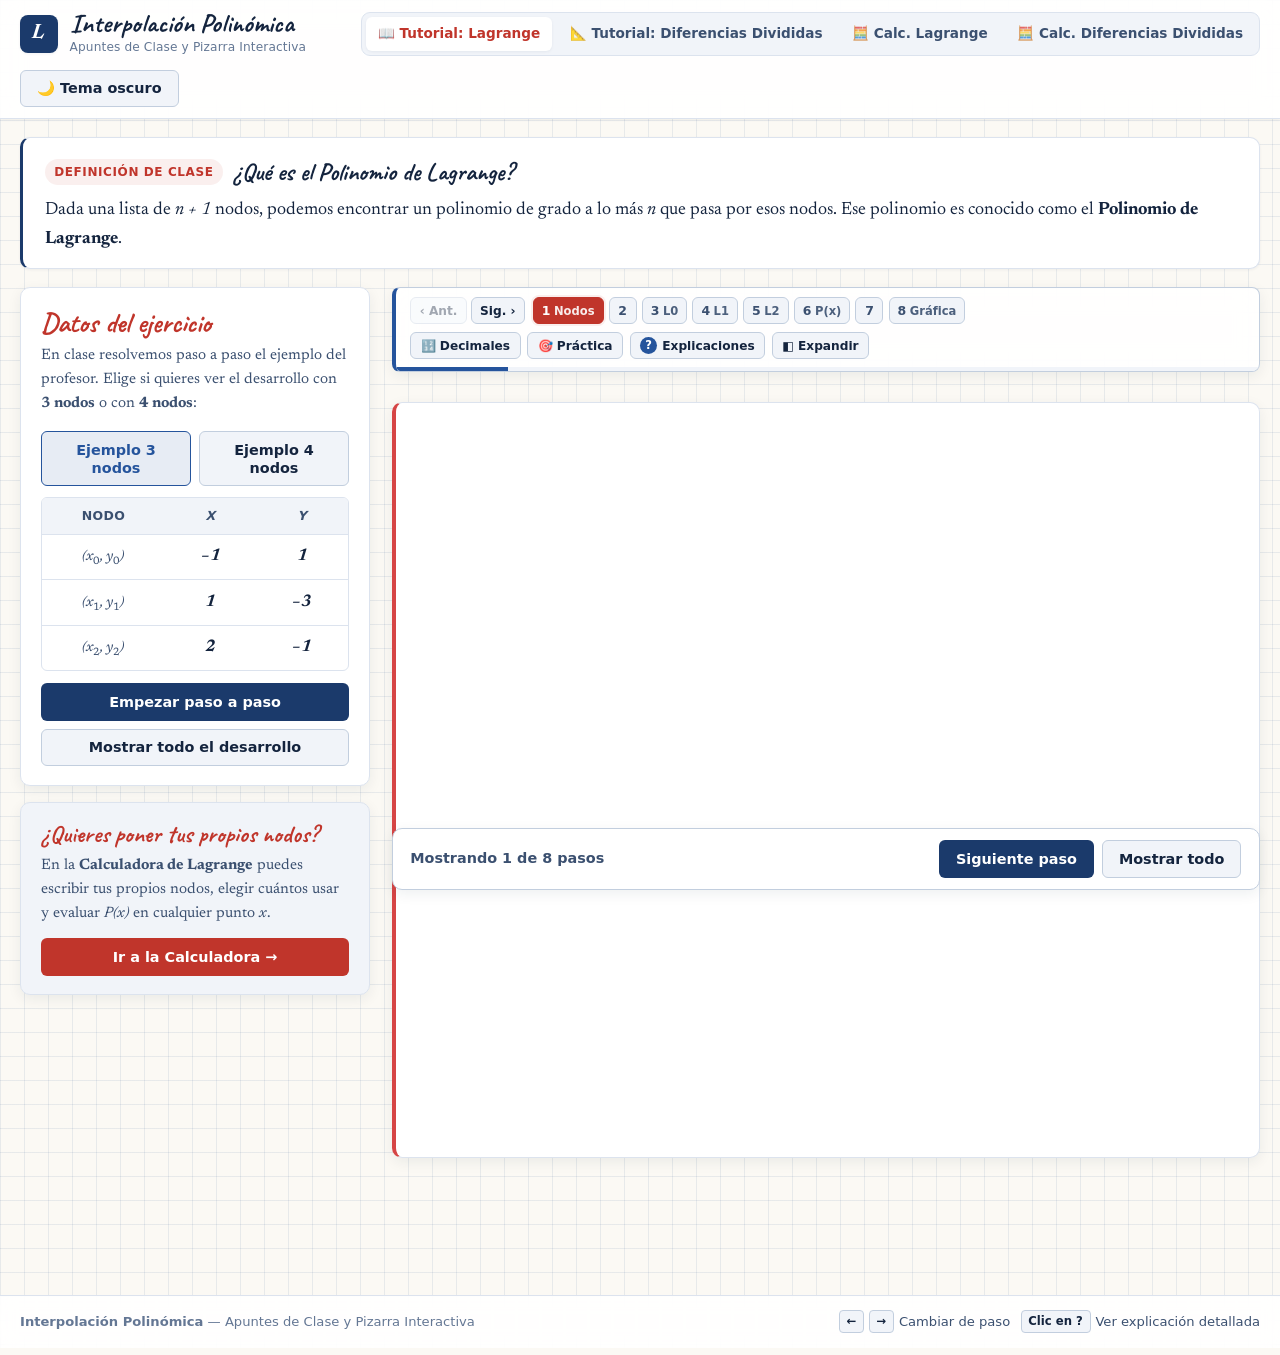
<file: index.html>
<!DOCTYPE html>
<html lang="es">
<head>
  <meta charset="UTF-8">
  <meta name="viewport" content="width=device-width, initial-scale=1.0, viewport-fit=cover">
  <title>Polinomio de Lagrange — Clase del Profesor (Tutorial Paso a Paso)</title>
  <meta name="description" content="Tutorial interactivo paso a paso del Polinomio de Lagrange y Método de Diferencias Divididas con aritmética racional exacta y pizarra visual.">
  <meta property="og:title" content="Interpolación Polinómica — Pizarra Interactiva Paso a Paso">
  <meta property="og:description" content="Aprende y calcula el Polinomio de Lagrange y Diferencias Divididas paso a paso con explicaciones de pizarra.">
  <link rel="icon" type="image/svg+xml" href="data:image/svg+xml,%3Csvg xmlns='http://www.w3.org/2000/svg' viewBox='0 0 64 64'%3E%3Crect width='64' height='64' rx='14' fill='%231b3a6b'/%3E%3Ctext x='32' y='46' font-family='Georgia,serif' font-size='42' font-weight='bold' font-style='italic' fill='%23ffffff' text-anchor='middle'%3EL%3C/text%3E%3C/svg%3E">
  <link rel="preconnect" href="https://fonts.googleapis.com">
  <link rel="preconnect" href="https://fonts.gstatic.com" crossorigin>
  <link href="https://fonts.googleapis.com/css2?family=Caveat:wght@600;700&family=Newsreader:ital,opsz,wght@0,6..72,400;0,6..72,600;0,6..72,700;1,6..72,400;1,6..72,600&display=swap" rel="stylesheet">
  <link rel="stylesheet" href="styles.css?v=19">
</head>
<body>
  <!-- Barra de navegación superior profesional -->
  <header class="top-navbar">
    <div class="navbar-inner">
      <a href="index.html" class="brand-group">
        <span class="brand-symbol">L</span>
        <div class="brand-text-wrap">
          <span class="brand-title">Interpolación Polinómica</span>
          <span class="brand-subtitle">Apuntes de Clase y Pizarra Interactiva</span>
        </div>
      </a>

      <nav class="nav-links" aria-label="Navegación principal">
        <a href="index.html" class="nav-link active" aria-current="page">
          📖 Tutorial: Lagrange
        </a>
        <a href="diferencias.html" class="nav-link">
          📐 Tutorial: Diferencias Divididas
        </a>
        <a href="calculadora.html" class="nav-link">
          🧮 Calc. Lagrange
        </a>
        <a href="calculadora-diferencias.html" class="nav-link">
          🧮 Calc. Diferencias Divididas
        </a>
      </nav>

      <div class="navbar-actions">
        <button type="button" id="theme-toggle-btn" class="btn btn-secondary" aria-label="Cambiar tema de color">
          Alternar tema
        </button>
      </div>
    </div>
  </header>

  <div class="main-wrapper">
    <!-- 1. Definición (siempre visible al inicio) -->
    <section class="definition-banner" aria-labelledby="def-heading">
      <div class="definition-Header">
        <span class="prof-badge">Definición de clase</span>
        <h1 id="def-heading" class="definition-title">¿Qué es el Polinomio de Lagrange?</h1>
      </div>
      <p class="definition-text">Dada una lista de <span class="math-inline">n + 1</span> nodos, podemos encontrar un polinomio de grado a lo más <span class="math-inline">n</span> que pasa por esos nodos. Ese polinomio es conocido como el <strong>Polinomio de Lagrange</strong>.</p>
    </section>

    <div class="workspace-layout">
      <!-- Panel lateral izquierdo: Datos del ejemplo del profesor -->
      <aside class="workspace-sidebar">
        <section class="notebook-card" aria-labelledby="input-heading">
          <h2 id="input-heading" class="card-title">Datos del ejercicio</h2>
          <p class="card-subtitle">
            En clase resolvemos paso a paso el ejemplo del profesor. Elige si quieres ver el desarrollo con <strong>3 nodos</strong> o con <strong>4 nodos</strong>:
          </p>

          <div class="btn-row" style="margin-top: 0; margin-bottom: 0.65rem;">
            <button type="button" id="teacher-3-btn" class="btn btn-secondary btn-example-select is-selected" aria-pressed="true" style="flex: 1;">
              Ejemplo 3 nodos
            </button>
            <button type="button" id="teacher-4-btn" class="btn btn-secondary btn-example-select" aria-pressed="false" style="flex: 1;">
              Ejemplo 4 nodos
            </button>
          </div>

          <div class="table-wrapper">
            <table class="nodes-input-table" aria-label="Tabla de nodos del ejemplo">
              <thead>
                <tr>
                  <th scope="col">Nodo</th>
                  <th scope="col"><span class="math-inline">x</span></th>
                  <th scope="col"><span class="math-inline">y</span></th>
                </tr>
              </thead>
              <tbody id="nodes-tbody"></tbody>
            </table>
          </div>

          <div class="btn-stack">
            <button type="button" id="start-steps-btn" class="btn btn-primary">Empezar paso a paso</button>
            <button type="button" id="show-all-top-btn" class="btn btn-secondary">Mostrar todo el desarrollo</button>
          </div>
        </section>

        <!-- Acceso directo a la página de Calculadora -->
        <section class="notebook-card" style="background-color: var(--bg-subtle);">
          <h2 class="card-title" style="font-size: 1.5rem;">¿Quieres poner tus propios nodos?</h2>
          <p class="card-subtitle" style="margin-bottom: 0.75rem;">
            En la <strong>Calculadora de Lagrange</strong> puedes escribir tus propios nodos, elegir cuántos usar y evaluar <span class="math-inline">P(x)</span> en cualquier punto <span class="math-inline">x</span>.
          </p>
          <a href="calculadora.html" class="btn btn-accent" style="width: 100%;">
            Ir a la Calculadora →
          </a>
        </section>
      </aside>

      <!-- Pizarra principal derecha: Desarrollo paso a paso -->
      <div class="workspace-board">
        <main id="steps-container" aria-live="polite"></main>

        <div id="step-controls" class="step-controls-bar" hidden>
          <span id="step-progress" class="step-progress-text"></span>
          <div class="btn-row" style="margin-top: 0;">
            <button type="button" id="next-step-btn" class="btn btn-primary">Siguiente paso</button>
            <button type="button" id="show-all-btn" class="btn btn-secondary">Mostrar todo</button>
          </div>
        </div>
      </div>
    </div>
  </div>

  <footer class="site-footer">
    <div class="footer-inner">
      <span><strong>Interpolación Polinómica</strong> — Apuntes de Clase y Pizarra Interactiva</span>
      <div class="footer-shortcuts" aria-label="Atajos de teclado">
        <span class="shortcut-item"><kbd class="kbd-pill">←</kbd><kbd class="kbd-pill">→</kbd> Cambiar de paso</span>
        <span class="shortcut-item"><kbd class="kbd-pill">Clic en ?</kbd> Ver explicación detallada</span>
      </div>
    </div>
  </footer>

  <script src="lagrange.js?v=19"></script>
  <script>
    (function () {
      'use strict';

      const {
        parseInputToFrac,
        generateAllStepsData,
        scrollToElement,
        createStepCardElement,
        syncStepJumperBar,
        initThemeToggle
      } = window.LagrangeApp;

      const TEACHER_3_NODES = [
        { x: '-1', y: '1' },
        { x: '1', y: '-3' },
        { x: '2', y: '-1' }
      ];

      const TEACHER_4_NODES = [
        { x: '-1', y: '1' },
        { x: '0', y: '1' },
        { x: '1', y: '-3' },
        { x: '2', y: '-1' }
      ];

      const tbody = document.getElementById('nodes-tbody');
      const teacher3Btn = document.getElementById('teacher-3-btn');
      const teacher4Btn = document.getElementById('teacher-4-btn');
      const startStepsBtn = document.getElementById('start-steps-btn');
      const showAllTopBtn = document.getElementById('show-all-top-btn');
      const stepsContainer = document.getElementById('steps-container');
      const stepControls = document.getElementById('step-controls');
      const stepProgress = document.getElementById('step-progress');
      const nextStepBtn = document.getElementById('next-step-btn');
      const showAllBtn = document.getElementById('show-all-btn');

      let currentRawNodes = TEACHER_3_NODES;
      let generatedSteps = [];
      let revealedCount = 0;

      function setActiveExampleButton(count) {
        const is3 = count === 3;
        teacher3Btn.classList.toggle('is-selected', is3);
        teacher3Btn.setAttribute('aria-pressed', String(is3));
        teacher4Btn.classList.toggle('is-selected', !is3);
        teacher4Btn.setAttribute('aria-pressed', String(!is3));
      }

      function populateTable(rawNodes) {
        currentRawNodes = rawNodes;
        tbody.innerHTML = '';
        rawNodes.forEach((pt, idx) => {
          const xDisplay = pt.x.replace('-', '−');
          const yDisplay = pt.y.replace('-', '−');
          const tr = document.createElement('tr');
          tr.innerHTML = `
            <td class="node-index-cell"><span class="math-inline">(x<sub>${idx}</sub>, y<sub>${idx}</sub>)</span></td>
            <td><span class="node-readonly-val math-inline">${xDisplay}</span></td>
            <td><span class="node-readonly-val math-inline">${yDisplay}</span></td>
          `;
          tbody.appendChild(tr);
        });
      }

      function getParsedNodes() {
        return currentRawNodes.map(pt => ({
          x: parseInputToFrac(pt.x).value,
          y: parseInputToFrac(pt.y).value,
          active: true
        }));
      }

      function jumpToStep(targetIdx) {
        if (targetIdx < 0 || targetIdx >= generatedSteps.length) return;
        if (revealedCount <= targetIdx) {
          const frag = document.createDocumentFragment();
          while (revealedCount <= targetIdx) {
            const idx = revealedCount;
            const card = createStepCardElement(generatedSteps[idx], idx, generatedSteps.length);
            frag.appendChild(card);
            revealedCount++;
          }
          stepsContainer.appendChild(frag);
        }
        updateControlsState();
        const targetCard = stepsContainer.querySelectorAll('.step-card')[targetIdx];
        if (targetCard) {
          targetCard.classList.remove('step-card-flash');
          void targetCard.offsetWidth;
          targetCard.classList.add('step-card-flash');
          scrollToElement(targetCard);
        }
      }

      function updateControlsState() {
        const total = generatedSteps.length;
        syncStepJumperBar(stepsContainer, generatedSteps, revealedCount, jumpToStep);
        if (total === 0) {
          stepControls.hidden = true;
          return;
        }
        const allShown = revealedCount >= total;
        stepControls.hidden = allShown;
        stepProgress.textContent = `Mostrando ${revealedCount} de ${total} pasos`;
        nextStepBtn.disabled = allShown;
        showAllBtn.disabled = allShown;
      }

      function startSteps({ showAll = false, autoScroll = false } = {}) {
        const nodes = getParsedNodes();
        generatedSteps = generateAllStepsData(nodes);
        stepsContainer.innerHTML = '';
        revealedCount = 0;

        if (generatedSteps.length === 0) return;

        const targetCount = showAll ? generatedSteps.length : 1;
        const frag = document.createDocumentFragment();
        let firstCard = null;
        for (let i = 0; i < targetCount; i++) {
          const card = createStepCardElement(generatedSteps[i], i, generatedSteps.length);
          if (!firstCard) firstCard = card;
          frag.appendChild(card);
          revealedCount++;
        }
        stepsContainer.appendChild(frag);
        updateControlsState();
        if (autoScroll && firstCard) {
          scrollToElement(firstCard);
        }
      }

      teacher3Btn.addEventListener('click', () => {
        setActiveExampleButton(3);
        populateTable(TEACHER_3_NODES);
        startSteps({ showAll: false, autoScroll: true });
      });

      teacher4Btn.addEventListener('click', () => {
        setActiveExampleButton(4);
        populateTable(TEACHER_4_NODES);
        startSteps({ showAll: false, autoScroll: true });
      });

      startStepsBtn.addEventListener('click', () => {
        startSteps({ showAll: false, autoScroll: true });
      });

      showAllTopBtn.addEventListener('click', () => {
        startSteps({ showAll: true, autoScroll: true });
      });

      nextStepBtn.addEventListener('click', () => {
        if (revealedCount >= generatedSteps.length) return;
        const idx = revealedCount;
        const card = createStepCardElement(generatedSteps[idx], idx, generatedSteps.length);
        stepsContainer.appendChild(card);
        revealedCount++;
        updateControlsState();
        scrollToElement(card);
      });

      showAllBtn.addEventListener('click', () => {
        if (revealedCount >= generatedSteps.length) return;
        const frag = document.createDocumentFragment();
        let firstNewCard = null;
        while (revealedCount < generatedSteps.length) {
          const idx = revealedCount;
          const card = createStepCardElement(generatedSteps[idx], idx, generatedSteps.length);
          if (!firstNewCard) firstNewCard = card;
          frag.appendChild(card);
          revealedCount++;
        }
        stepsContainer.appendChild(frag);
        updateControlsState();
        if (firstNewCard) {
          scrollToElement(firstNewCard);
        }
      });

      initThemeToggle('theme-toggle-btn');
      setActiveExampleButton(3);
      populateTable(TEACHER_3_NODES);
      startSteps({ showAll: false, autoScroll: false });
    })();
  </script>
</body>
</html>
</file>
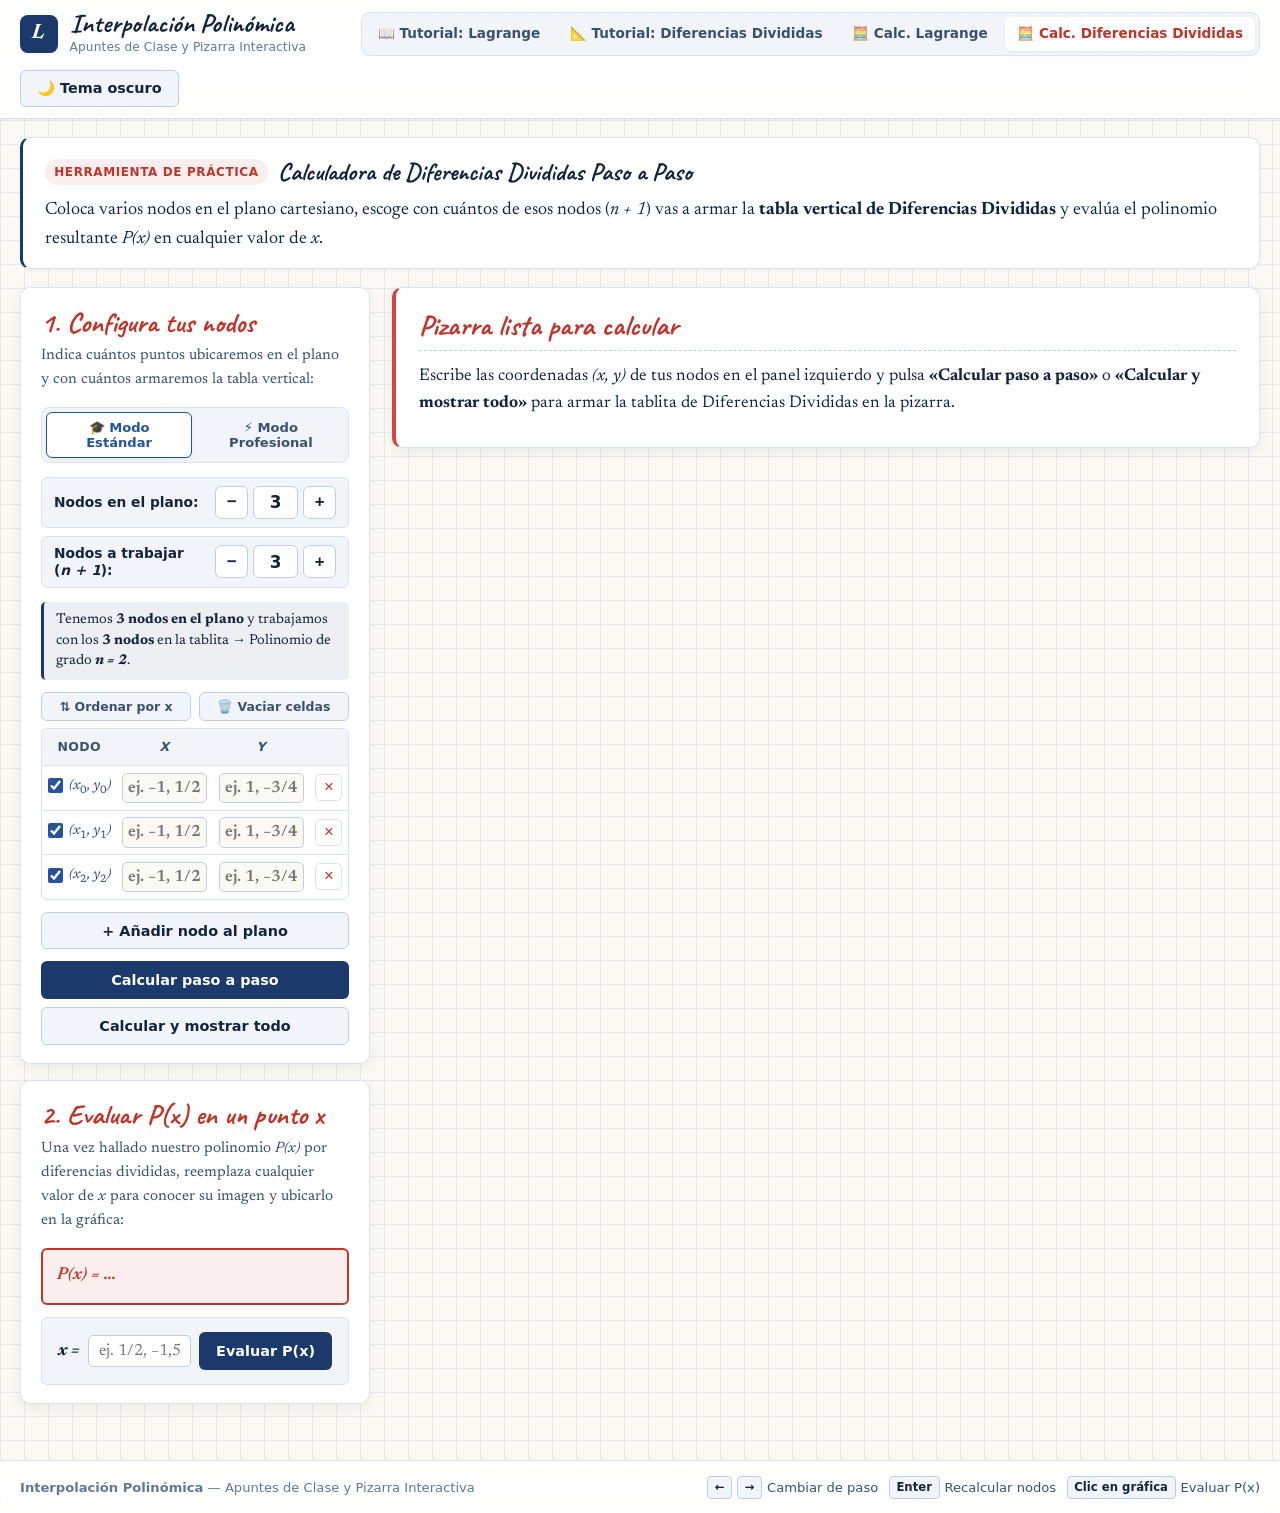
<file: calculadora-diferencias.html>
<!DOCTYPE html>
<html lang="es">
<head>
  <meta charset="UTF-8">
  <meta name="viewport" content="width=device-width, initial-scale=1.0, viewport-fit=cover">
  <title>Calculadora de Diferencias Divididas — Paso a Paso</title>
  <meta name="description" content="Calculadora interactiva paso a paso del Método de Diferencias Divididas de Newton con tabla vertical, fracciones exactas y gráfica.">
  <meta property="og:title" content="Calculadora de Diferencias Divididas — Paso a Paso">
  <meta property="og:description" content="Arma la tabla de Diferencias Divididas y calcula el polinomio interpolador paso a paso.">
  <link rel="icon" type="image/svg+xml" href="data:image/svg+xml,%3Csvg xmlns='http://www.w3.org/2000/svg' viewBox='0 0 64 64'%3E%3Crect width='64' height='64' rx='14' fill='%231b3a6b'/%3E%3Ctext x='32' y='46' font-family='Georgia,serif' font-size='42' font-weight='bold' font-style='italic' fill='%23ffffff' text-anchor='middle'%3EL%3C/text%3E%3C/svg%3E">
  <link rel="preconnect" href="https://fonts.googleapis.com">
  <link rel="preconnect" href="https://fonts.gstatic.com" crossorigin>
  <link href="https://fonts.googleapis.com/css2?family=Caveat:wght@600;700&family=Newsreader:ital,opsz,wght@0,6..72,400;0,6..72,600;0,6..72,700;1,6..72,400;1,6..72,600&display=swap" rel="stylesheet">
  <link rel="stylesheet" href="styles.css?v=19">
</head>
<body>
  <!-- Barra de navegación superior profesional -->
  <header class="top-navbar">
    <div class="navbar-inner">
      <a href="index.html" class="brand-group">
        <span class="brand-symbol">L</span>
        <div class="brand-text-wrap">
          <span class="brand-title">Interpolación Polinómica</span>
          <span class="brand-subtitle">Apuntes de Clase y Pizarra Interactiva</span>
        </div>
      </a>

      <nav class="nav-links" aria-label="Navegación principal">
        <a href="index.html" class="nav-link">
          📖 Tutorial: Lagrange
        </a>
        <a href="diferencias.html" class="nav-link">
          📐 Tutorial: Diferencias Divididas
        </a>
        <a href="calculadora.html" class="nav-link">
          🧮 Calc. Lagrange
        </a>
        <a href="calculadora-diferencias.html" class="nav-link active" aria-current="page">
          🧮 Calc. Diferencias Divididas
        </a>
      </nav>

      <div class="navbar-actions">
        <button type="button" id="theme-toggle-btn" class="btn btn-secondary" aria-label="Cambiar tema de color">
          Alternar tema
        </button>
      </div>
    </div>
  </header>

  <div class="main-wrapper">
    <!-- Banner de introducción de la Calculadora de Diferencias Divididas -->
    <section class="definition-banner" aria-labelledby="dd-calc-banner-heading">
      <div class="definition-Header">
        <span class="prof-badge">Herramienta de práctica</span>
        <h1 id="dd-calc-banner-heading" class="definition-title">Calculadora de Diferencias Divididas Paso a Paso</h1>
      </div>
      <p class="definition-text">
        Coloca varios nodos en el plano cartesiano, escoge con cuántos de esos nodos (<span class="math-inline">n + 1</span>) vas a armar la <strong>tabla vertical de Diferencias Divididas</strong> y evalúa el polinomio resultante <span class="math-inline">P(x)</span> en cualquier valor de <span class="math-inline">x</span>.
      </p>
    </section>

    <div class="workspace-layout">
      <!-- Panel lateral izquierdo: Configuración de nodos + Evaluar P(x) en un punto x -->
      <aside class="workspace-sidebar">
        <!-- Tarjeta 1: Cantidad de nodos y tabla -->
        <section class="notebook-card" aria-labelledby="dd-config-nodes-heading">
          <h2 id="dd-config-nodes-heading" class="card-title">1. Configura tus nodos</h2>
          <p class="card-subtitle">
            Indica cuántos puntos ubicaremos en el plano y con cuántos armaremos la tabla vertical:
          </p>

          <div class="calc-mode-switch" role="group" aria-label="Modo de la calculadora">
            <button type="button" id="dd-mode-standard-btn" class="calc-mode-btn is-active" aria-pressed="true">
              🎓 Modo Estándar
            </button>
            <button type="button" id="dd-mode-pro-btn" class="calc-mode-btn" aria-pressed="false">
              ⚡ Modo Profesional
            </button>
          </div>

          <div id="dd-pro-options-panel" class="pro-options-panel" hidden>
            <div class="pro-panel-header">
              <span class="pro-panel-title">Modo Profesional</span>
              <span class="pro-unlimited-badge">∞ Nodos ilimitados</span>
            </div>

            <div class="pro-view-options" role="radiogroup" aria-label="Qué mostrar en la pizarra">
              <label class="pro-view-radio-label">
                <input type="radio" name="dd-pro-view-mode" value="step-by-step" checked>
                <span>Ver desarrollo paso a paso</span>
              </label>
              <label class="pro-view-radio-label">
                <input type="radio" name="dd-pro-view-mode" value="specific-step">
                <span>Ver un paso en específico</span>
              </label>
              <div id="dd-pro-step-select-wrap" class="pro-step-select-wrap" hidden>
                <select id="dd-pro-step-select" class="pro-step-select" aria-label="Seleccionar paso específico"></select>
              </div>
              <label class="pro-view-radio-label">
                <input type="radio" name="dd-pro-view-mode" value="summary-only">
                <span>Solo polinomios resueltos, verificaciones y gráfica</span>
              </label>
            </div>

            <button type="button" id="dd-pro-generate-nodes-btn" class="btn btn-secondary" style="width: 100%; font-size: 0.84rem; padding: 0.45rem 0.7rem; border-color: var(--accent-blue); color: var(--accent-blue);">
              🎲 Generar nodos
            </button>

            <details class="pro-bulk-details">
              <summary class="pro-bulk-summary">+ Pegar o cargar múltiples nodos de golpe</summary>
              <div class="pro-bulk-body">
                <textarea id="dd-pro-bulk-textarea" class="pro-bulk-textarea" placeholder="Ejemplo: (-1, 1), (1, -3), (2, -1), (4, 5)&#10;o escribe un par x, y por línea"></textarea>
                <button type="button" id="dd-pro-bulk-load-btn" class="btn btn-secondary" style="width: 100%; font-size: 0.82rem; padding: 0.4rem 0.6rem;">
                  Cargar nodos en la tabla
                </button>
              </div>
            </details>
          </div>

          <div class="counts-grid">
            <div class="count-box">
              <label for="dd-calc-plane-count">Nodos en el plano:</label>
              <div class="count-input-group">
                <button type="button" id="dd-plane-dec-btn" class="btn-step-mini" aria-label="Disminuir nodos del plano">−</button>
                <input type="number" id="dd-calc-plane-count" class="count-number-input" min="2" max="12" value="3" autocomplete="off">
                <button type="button" id="dd-plane-inc-btn" class="btn-step-mini" aria-label="Aumentar nodos del plano">+</button>
              </div>
            </div>

            <div class="count-box">
              <label for="dd-calc-work-count">Nodos a trabajar (<span class="math-inline">n + 1</span>):</label>
              <div class="count-input-group">
                <button type="button" id="dd-work-dec-btn" class="btn-step-mini" aria-label="Disminuir nodos de trabajo">−</button>
                <input type="number" id="dd-calc-work-count" class="count-number-input" min="2" max="12" value="3" autocomplete="off">
                <button type="button" id="dd-work-inc-btn" class="btn-step-mini" aria-label="Aumentar nodos de trabajo">+</button>
              </div>
            </div>
          </div>

          <div id="dd-calc-counts-note" class="prof-note-banner"></div>

          <div class="table-quick-actions">
            <button type="button" id="dd-calc-sort-x-btn" class="btn-table-action" title="Ordenar las filas de menor a mayor según su valor de x">
              ⇅ Ordenar por x
            </button>
            <button type="button" id="dd-calc-clear-cells-btn" class="btn-table-action" title="Dejar en blanco todas las celdas de coordenadas x e y">
              🗑️ Vaciar celdas
            </button>
          </div>

          <div class="table-wrapper">
            <table class="nodes-input-table" aria-label="Tabla editable de nodos de la calculadora de diferencias divididas">
              <thead>
                <tr>
                  <th scope="col">Nodo</th>
                  <th scope="col"><span class="math-inline">x</span></th>
                  <th scope="col"><span class="math-inline">y</span></th>
                  <th scope="col" aria-label="Quitar fila"></th>
                </tr>
              </thead>
              <tbody id="dd-calc-nodes-tbody"></tbody>
            </table>
          </div>

          <div id="dd-calc-validation-error" class="error-box" role="alert" hidden></div>

          <div class="btn-row">
            <button type="button" id="dd-calc-add-node-btn" class="btn btn-secondary" style="width: 100%;">
              + Añadir nodo al plano
            </button>
          </div>

          <div class="btn-stack">
            <button type="button" id="dd-calc-start-btn" class="btn btn-primary">
              Calcular paso a paso
            </button>
            <button type="button" id="dd-calc-show-all-top-btn" class="btn btn-secondary">
              Calcular y mostrar todo
            </button>
          </div>
        </section>

        <!-- Tarjeta 2: Evaluar P(x) en un punto x -->
        <section class="notebook-card" aria-labelledby="dd-eval-heading">
          <h2 id="dd-eval-heading" class="card-title">2. Evaluar P(x) en un punto x</h2>
          <p class="card-subtitle">
            Una vez hallado nuestro polinomio <span class="math-inline">P(x)</span> por diferencias divididas, reemplaza cualquier valor de <span class="math-inline">x</span> para conocer su imagen y ubicarlo en la gráfica:
          </p>

          <div id="dd-active-poly-box" class="math-block math-final-highlight" style="font-size: 1.08rem; padding: 0.65rem 0.85rem; margin-bottom: 0.75rem;">
            P(x) = ...
          </div>

          <div class="eval-card-box">
            <div class="eval-input-row">
              <label for="dd-eval-x-input" class="eval-x-label">x =</label>
              <input type="text" id="dd-eval-x-input" class="eval-x-input" value="" placeholder="ej. 1/2, −1,5" autocomplete="off">
              <button type="button" id="dd-eval-x-btn" class="btn btn-primary">Evaluar P(x)</button>
            </div>
          </div>

          <div id="dd-eval-result-box" class="eval-result-panel" hidden></div>
        </section>
      </aside>

      <!-- Pizarra principal derecha: Desarrollo paso a paso igual que en el tutorial -->
      <div class="workspace-board">
        <main id="dd-calc-steps-container" aria-live="polite"></main>

        <div id="dd-calc-step-controls" class="step-controls-bar" hidden>
          <span id="dd-calc-step-progress" class="step-progress-text"></span>
          <div class="btn-row" style="margin-top: 0;">
            <button type="button" id="dd-calc-next-step-btn" class="btn btn-primary">Siguiente paso</button>
            <button type="button" id="dd-calc-show-all-btn" class="btn btn-secondary">Mostrar todo</button>
          </div>
        </div>
      </div>
    </div>
  </div>

  <footer class="site-footer">
    <div class="footer-inner">
      <span><strong>Interpolación Polinómica</strong> — Apuntes de Clase y Pizarra Interactiva</span>
      <div class="footer-shortcuts" aria-label="Atajos de teclado">
        <span class="shortcut-item"><kbd class="kbd-pill">←</kbd><kbd class="kbd-pill">→</kbd> Cambiar de paso</span>
        <span class="shortcut-item"><kbd class="kbd-pill">Enter</kbd> Recalcular nodos</span>
        <span class="shortcut-item"><kbd class="kbd-pill">Clic en gráfica</kbd> Evaluar P(x)</span>
      </div>
    </div>
  </footer>

  <script src="lagrange.js?v=19"></script>
  <script>
    (function () {
      'use strict';

      const {
        parseInputToFrac,
        polyEval,
        computeDividedDifferencesPolynomial,
        renderFracHTML,
        renderPolyHTML,
        renderPolyEvaluationSubstitutionHTML,
        renderWhyBoxHTML,
        buildPolyEvaluationBreakdownHTML,
        generateDividedDiffStepsData,
        generateDividedDiffDirectSummaryData,
        parseBulkNodesText,
        enhanceMathParentheses,
        scrollToElement,
        createStepCardElement,
        syncStepJumperBar,
        validateCalculatorRowsRealtime,
        initThemeToggle
      } = window.LagrangeApp;

      const modeStandardBtn = document.getElementById('dd-mode-standard-btn');
      const modeProBtn = document.getElementById('dd-mode-pro-btn');
      const proOptionsPanel = document.getElementById('dd-pro-options-panel');
      const proViewRadios = Array.from(document.querySelectorAll('input[name="dd-pro-view-mode"]'));
      const proStepSelectWrap = document.getElementById('dd-pro-step-select-wrap');
      const proStepSelect = document.getElementById('dd-pro-step-select');
      const proGenerateNodesBtn = document.getElementById('dd-pro-generate-nodes-btn');
      const proBulkTextarea = document.getElementById('dd-pro-bulk-textarea');
      const proBulkLoadBtn = document.getElementById('dd-pro-bulk-load-btn');

      const calcPlaneCountInput = document.getElementById('dd-calc-plane-count');
      const planeDecBtn = document.getElementById('dd-plane-dec-btn');
      const planeIncBtn = document.getElementById('dd-plane-inc-btn');

      const calcWorkCountInput = document.getElementById('dd-calc-work-count');
      const workDecBtn = document.getElementById('dd-work-dec-btn');
      const workIncBtn = document.getElementById('dd-work-inc-btn');

      const calcCountsNote = document.getElementById('dd-calc-counts-note');
      const calcTbody = document.getElementById('dd-calc-nodes-tbody');
      const tableWrapper = calcTbody.closest('.table-wrapper');
      const calcErrorBox = document.getElementById('dd-calc-validation-error');
      const calcAddNodeBtn = document.getElementById('dd-calc-add-node-btn');
      const calcSortXBtn = document.getElementById('dd-calc-sort-x-btn');
      const calcClearCellsBtn = document.getElementById('dd-calc-clear-cells-btn');
      const calcStartBtn = document.getElementById('dd-calc-start-btn');
      const calcShowAllTopBtn = document.getElementById('dd-calc-show-all-top-btn');

      const activePolyBox = document.getElementById('dd-active-poly-box');
      const evalXInput = document.getElementById('dd-eval-x-input');
      const evalXBtn = document.getElementById('dd-eval-x-btn');
      const evalResultBox = document.getElementById('dd-eval-result-box');

      const calcStepsContainer = document.getElementById('dd-calc-steps-container');
      const calcStepControls = document.getElementById('dd-calc-step-controls');
      const calcStepProgress = document.getElementById('dd-calc-step-progress');
      const calcNextStepBtn = document.getElementById('dd-calc-next-step-btn');
      const calcShowAllBtn = document.getElementById('dd-calc-show-all-btn');

      let calcSteps = [];
      let calcRevealed = 0;
      let lastEvalPoint = null;
      let isProMode = false;
      let proViewMode = 'step-by-step';

      function getMaxAllowedNodes() {
        return isProMode ? Infinity : 12;
      }

      function buildExpectedDividedDiffStepTitles(workCount) {
        const titles = [
          'Paso 1: Los nodos y la fórmula de Diferencias Divididas',
          'Paso 2: Armamos la Tabla Vertical y cómo se resta'
        ];
        const n = workCount - 1;
        let stepNum = 3;
        if (workCount > 6) {
          for (let ord = 1; ord <= n; ord++) {
            titles.push(`Paso ${stepNum++}: Calculamos la ${ord}.ª Diferencia Dividida`);
          }
        } else {
          for (let ord = 1; ord <= n; ord++) {
            const totalInCol = workCount - ord;
            for (let idx = 0; idx < totalInCol; idx++) {
              const sub = totalInCol > 1
                ? `Calculamos la ${ord}.ª Diferencia Dividida (${idx + 1}.ª resta de ${totalInCol})`
                : `Calculamos la ${ord}.ª Diferencia Dividida`;
              titles.push(`Paso ${stepNum++}: ${sub}`);
            }
          }
        }
        titles.push(`Paso ${stepNum++}: Elegimos los coeficientes a₀, …, a${n} de la tablita`);
        titles.push(`Paso ${stepNum++}: Sustituimos en P(x), desarrollamos y sumamos`);
        titles.push(`Paso ${stepNum++}: Verificamos con la gráfica`);
        return titles;
      }

      function syncProStepSelectOptions(workCount) {
        if (!proStepSelect) return;
        const prevVal = parseInt(proStepSelect.value, 10);
        const titles = buildExpectedDividedDiffStepTitles(workCount);
        proStepSelect.innerHTML = titles.map((t, idx) => `<option value="${idx}">${t}</option>`).join('');
        if (!isNaN(prevVal) && prevVal >= 0 && prevVal < titles.length) {
          proStepSelect.value = String(prevVal);
        } else {
          proStepSelect.value = '0';
        }
      }

      function syncProActionButtonsLabel() {
        if (!isProMode || proViewMode === 'step-by-step') {
          calcStartBtn.textContent = 'Calcular paso a paso';
          calcShowAllTopBtn.hidden = false;
        } else if (proViewMode === 'specific-step') {
          calcStartBtn.textContent = 'Calcular y ver paso elegido';
          calcShowAllTopBtn.hidden = true;
        } else if (proViewMode === 'summary-only') {
          calcStartBtn.textContent = 'Calcular polinomios, verificación y gráfica';
          calcShowAllTopBtn.hidden = true;
        }
      }

      function showCalcError(msg) {
        calcErrorBox.textContent = msg;
        calcErrorBox.hidden = false;
      }

      function clearCalcError() {
        calcErrorBox.textContent = '';
        calcErrorBox.hidden = true;
      }

      function getCalcRows() {
        return Array.from(calcTbody.querySelectorAll('tr'));
      }

      function setTargetWorkNodeCount(targetCount) {
        const rows = getCalcRows();
        const planeTotal = rows.length;
        const clamped = Math.max(2, Math.min(planeTotal, targetCount));
        let checkedRows = rows.filter(r => {
          const chk = r.querySelector('.node-use-check');
          return chk && chk.checked;
        });

        if (checkedRows.length < clamped) {
          for (let i = 0; i < rows.length && checkedRows.length < clamped; i++) {
            const chk = rows[i].querySelector('.node-use-check');
            if (chk && !chk.checked) {
              chk.checked = true;
              checkedRows.push(rows[i]);
            }
          }
        } else if (checkedRows.length > clamped) {
          for (let i = rows.length - 1; i >= 0 && checkedRows.length > clamped; i--) {
            const chk = rows[i].querySelector('.node-use-check');
            if (chk && chk.checked) {
              chk.checked = false;
              checkedRows.pop();
            }
          }
        }
        calcWorkCountInput.value = clamped;
        syncCalcTableAndLabels();
      }

      function syncCalcTableAndLabels() {
        const rows = getCalcRows();
        const planeTotal = rows.length;
        let checkedCount = rows.filter(r => {
          const chk = r.querySelector('.node-use-check');
          return chk && chk.checked;
        }).length;

        if (checkedCount < 2 && planeTotal >= 2) {
          for (let i = 0; i < rows.length && checkedCount < 2; i++) {
            const chk = rows[i].querySelector('.node-use-check');
            if (chk && !chk.checked) {
              chk.checked = true;
              checkedCount++;
            }
          }
        }

        const workCount = Math.max(2, Math.min(planeTotal, checkedCount));
        const maxNodes = getMaxAllowedNodes();

        calcPlaneCountInput.value = planeTotal;
        if (isFinite(maxNodes)) {
          calcPlaneCountInput.max = maxNodes;
          calcWorkCountInput.max = maxNodes;
        } else {
          calcPlaneCountInput.removeAttribute('max');
          calcWorkCountInput.removeAttribute('max');
        }
        calcWorkCountInput.value = workCount;

        planeDecBtn.disabled = planeTotal <= 2;
        planeIncBtn.disabled = planeTotal >= maxNodes;
        workDecBtn.disabled = workCount <= 2;
        workIncBtn.disabled = workCount >= maxNodes;

        if (tableWrapper) {
          tableWrapper.classList.toggle('is-pro-scrollable', planeTotal > 6);
        }
        syncProStepSelectOptions(workCount);

        const disableRemove = planeTotal <= 2;
        let workIdxCounter = 0;

        rows.forEach((tr, idx) => {
          const chk = tr.querySelector('.node-use-check');
          const isWork = chk ? chk.checked : idx < workCount;
          tr.classList.toggle('row-only-plane', !isWork);

          const statusText = tr.querySelector('.node-index-text');
          if (statusText) {
            if (isWork) {
              statusText.innerHTML = `<span class="math-inline">(x<sub>${workIdxCounter}</sub>, y<sub>${workIdxCounter}</sub>)</span>`;
              workIdxCounter++;
            } else {
              statusText.innerHTML = `<span style="font-style: normal; font-size: 0.8rem; color: var(--ink-muted);">Solo plano</span>`;
            }
          }

          const rmBtn = tr.querySelector('.btn-remove');
          if (rmBtn) {
            rmBtn.disabled = disableRemove;
            rmBtn.title = disableRemove
              ? 'Se requieren como mínimo 2 nodos en el plano'
              : `Quitar fila ${idx + 1}`;
          }
        });

        const degree = workCount - 1;
        if (planeTotal === workCount) {
          calcCountsNote.innerHTML =
            `Tenemos <strong>${planeTotal} nodos en el plano</strong> y trabajamos con los <strong>${workCount} nodos</strong> en la tablita → Polinomio de grado <strong><span class="math-inline">n = ${degree}</span></strong>.`;
        } else {
          calcCountsNote.innerHTML =
            `Ubicamos <strong>${planeTotal} nodos en el plano</strong> y armamos la tablita con los <strong>${workCount} nodos marcados (✓)</strong> (<span class="math-inline">x<sub>0</sub></span> a <span class="math-inline">x<sub>${degree}</sub></span>) → Grado <strong><span class="math-inline">n = ${degree}</span></strong>.`;
        }
      }

      function suggestNextCalcCoords() {
        const rows = getCalcRows();
        const usedX = new Set();
        let maxIntX = 0;
        rows.forEach(tr => {
          const rawX = tr.querySelector('.input-x').value;
          const parsed = parseInputToFrac(rawX);
          if (parsed.value) {
            usedX.add(parsed.value.toPlainString());
            const nVal = Math.round(parsed.value.toNumber());
            if (isFinite(nVal) && nVal > maxIntX) maxIntX = nVal;
          }
        });
        let nextX = maxIntX + 1;
        while (usedX.has(nextX.toString())) nextX++;
        return { x: nextX.toString(), y: ((nextX % 3) + 1).toString() };
      }

      function createCalcRow(xStr = '', yStr = '', isChecked = true) {
        const tr = document.createElement('tr');
        tr.innerHTML = `
          <td class="node-index-cell">
            <label class="node-use-label" title="Marca o desmarca para elegir si este nodo se usa al armar la tablita">
              <input type="checkbox" class="node-use-check" ${isChecked ? 'checked' : ''} aria-label="Usar este nodo">
              <span class="node-index-text"></span>
            </label>
          </td>
          <td><input type="text" class="node-input input-x" value="${xStr}" placeholder="ej. −1, 1/2" autocomplete="off"></td>
          <td><input type="text" class="node-input input-y" value="${yStr}" placeholder="ej. 1, −3/4" autocomplete="off"></td>
          <td><button type="button" class="btn-remove" aria-label="Quitar fila">×</button></td>
        `;

        const chk = tr.querySelector('.node-use-check');
        chk.addEventListener('change', () => {
          const checkedCount = getCalcRows().filter(r => r.querySelector('.node-use-check')?.checked).length;
          if (checkedCount < 2) {
            chk.checked = true;
            showCalcError('Debes dejar al menos 2 nodos marcados (✓) para armar la tablita.');
            return;
          }
          clearCalcError();
          syncCalcTableAndLabels();
        });

        const rmBtn = tr.querySelector('.btn-remove');
        rmBtn.addEventListener('click', () => {
          if (getCalcRows().length <= 2) {
            showCalcError('Debe haber al menos 2 nodos en el plano.');
            return;
          }
          clearCalcError();
          tr.remove();
          syncCalcTableAndLabels();
          validateCalculatorRowsRealtime(calcTbody, evalXInput, calcErrorBox);
        });

        tr.querySelectorAll('input[type="text"]').forEach(inp => {
          inp.addEventListener('input', () => {
            const vRes = validateCalculatorRowsRealtime(calcTbody, evalXInput, calcErrorBox);
            calcStartBtn.disabled = !vRes.valid;
            calcShowAllTopBtn.disabled = !vRes.valid;
          });
          inp.addEventListener('keydown', (e) => {
            if (e.key === 'Enter') {
              e.preventDefault();
              startCalcSteps({ showAll: false, autoScroll: false, preserveRevealed: true });
            }
          });
        });

        calcTbody.appendChild(tr);
        syncCalcTableAndLabels();
        return tr;
      }

      function setCalcPlaneNodeCount(targetCount) {
        const maxNodes = getMaxAllowedNodes();
        const clamped = Math.max(2, isFinite(maxNodes) ? Math.min(maxNodes, targetCount) : targetCount);
        let rows = getCalcRows();
        while (rows.length < clamped) {
          createCalcRow('', '', true);
          rows = getCalcRows();
        }
        while (rows.length > clamped) {
          rows[rows.length - 1].remove();
          rows = getCalcRows();
        }
        syncCalcTableAndLabels();
      }

      function readAndValidateCalcNodes() {
        const rows = getCalcRows();
        const planeTotal = rows.length;

        if (planeTotal < 2) {
          return { error: 'Se necesitan al menos 2 nodos en el plano.' };
        }

        const allPlaneNodes = [];
        const workNodes = [];

        for (let i = 0; i < rows.length; i++) {
          const xRaw = rows[i].querySelector('.input-x').value;
          const yRaw = rows[i].querySelector('.input-y').value;
          const chk = rows[i].querySelector('.node-use-check');

          const xRes = parseInputToFrac(xRaw);
          if (xRes.error) {
            return { error: `Error en x de la fila ${i + 1}: ${xRes.error} Usa enteros, decimales (con punto o coma) o fracciones como 1/2.` };
          }
          const yRes = parseInputToFrac(yRaw);
          if (yRes.error) {
            return { error: `Error en y de la fila ${i + 1}: ${yRes.error} Usa enteros, decimales (con punto o coma) o fracciones como 1/2.` };
          }

          const isWork = chk ? chk.checked : true;
          const nodeObj = { x: xRes.value, y: yRes.value, active: isWork };
          allPlaneNodes.push(nodeObj);
          if (isWork) workNodes.push(nodeObj);
        }

        if (workNodes.length < 2) {
          return { error: 'Marca al menos 2 nodos con (✓) para armar la tablita.' };
        }

        for (let i = 0; i < allPlaneNodes.length; i++) {
          for (let j = i + 1; j < allPlaneNodes.length; j++) {
            if (allPlaneNodes[i].x.equals(allPlaneNodes[j].x)) {
              return {
                error: `Las filas ${i + 1} y ${j + 1} tienen el mismo valor de x (${allPlaneNodes[i].x.toPlainString()}). Dos nodos no pueden tener la misma x.`
              };
            }
          }
        }

        return { workNodes, allPlaneNodes };
      }

      function jumpToCalcStep(targetIdx) {
        if (targetIdx < 0 || targetIdx >= calcSteps.length) return;
        if (calcRevealed <= targetIdx) {
          const frag = document.createDocumentFragment();
          while (calcRevealed <= targetIdx) {
            const idx = calcRevealed;
            const card = createStepCardElement(calcSteps[idx], idx, calcSteps.length);
            frag.appendChild(card);
            calcRevealed++;
          }
          calcStepsContainer.appendChild(frag);
        }
        updateCalcStepControls();
        const targetCard = calcStepsContainer.querySelectorAll('.step-card')[targetIdx];
        if (targetCard) {
          targetCard.classList.remove('step-card-flash');
          void targetCard.offsetWidth;
          targetCard.classList.add('step-card-flash');
          scrollToElement(targetCard);
        }
      }

      function updateCalcStepControls() {
        const total = calcSteps.length;
        syncStepJumperBar(calcStepsContainer, calcSteps, calcRevealed, jumpToCalcStep);
        if (total === 0) {
          calcStepControls.hidden = true;
          return;
        }
        const allShown = calcRevealed >= total;
        calcStepControls.hidden = allShown;
        calcStepProgress.textContent = `Mostrando ${calcRevealed} de ${total} pasos`;
        calcNextStepBtn.disabled = allShown;
        calcShowAllBtn.disabled = allShown;
      }

      function computeAndDisplayEvaluation(finalPoly) {
        const xParsed = parseInputToFrac(evalXInput.value);
        if (xParsed.error) {
          lastEvalPoint = null;
          evalResultBox.hidden = false;
          evalResultBox.innerHTML = `<span style="color: var(--error-text); font-size: 0.9rem;">Valor de x inválido: ${xParsed.error}</span>`;
          return;
        }

        const xVal = xParsed.value;
        const yVal = polyEval(finalPoly, xVal);
        const subHTML = renderPolyEvaluationSubstitutionHTML(finalPoly, xVal);
        lastEvalPoint = { x: xVal, y: yVal };

        const approxNote = !yVal.isInteger()
          ? ` &nbsp;<span style="color: var(--ink-secondary); font-size: 0.92rem;">(≈ ${yVal.toDecimalString(4)})</span>`
          : '';

        const whyEvalBox = renderWhyBoxHTML(
          `¿Cómo se calculó P(${xVal.toPlainString()})?`,
          buildPolyEvaluationBreakdownHTML(finalPoly, xVal)
        );

        evalResultBox.hidden = false;
        evalResultBox.innerHTML = `
          <div style="font-size: 0.9rem; font-weight: 700; color: var(--check-green); margin-bottom: 0.25rem;">
            ✓ Reemplazando <span class="math-inline">x = ${renderFracHTML(xVal)}</span> en <span class="math-inline">P(x)</span>:
          </div>
          <div class="math-block" style="margin: 0.25rem 0; padding: 0.5rem 0.7rem; font-size: 1.02rem;">
            P(${renderFracHTML(xVal)}) = ${subHTML} = <strong>${renderFracHTML(yVal)}</strong>${approxNote}
          </div>
          ${whyEvalBox}
          <div style="font-size: 0.85rem; color: var(--ink-secondary);">
            Punto en el plano: <strong class="math-inline">(${xVal.toPlainString()}, ${yVal.toPlainString()})</strong>
          </div>
        `;
        enhanceMathParentheses(evalResultBox);
      }

      function startCalcSteps({ showAll = false, autoScroll = true, preserveRevealed = false } = {}) {
        clearCalcError();
        syncCalcTableAndLabels();
        const vRes = validateCalculatorRowsRealtime(calcTbody, evalXInput, calcErrorBox);
        calcStartBtn.disabled = !vRes.valid;
        calcShowAllTopBtn.disabled = !vRes.valid;
        const res = readAndValidateCalcNodes();
        if (res.error) {
          showCalcError(res.error);
          return;
        }

        const { finalPoly } = computeDividedDifferencesPolynomial(res.workNodes);
        activePolyBox.innerHTML = `P(x) = ${renderPolyHTML(finalPoly)}`;

        if (evalXInput.value.trim() !== '') {
          computeAndDisplayEvaluation(finalPoly);
        } else {
          lastEvalPoint = null;
          evalResultBox.hidden = true;
        }

        // Modo Profesional: Solo polinomios resueltos, verificaciones y gráfica
        if (isProMode && proViewMode === 'summary-only') {
          calcSteps = [];
          calcRevealed = 0;
          calcStepsContainer.innerHTML = '';
          const summaryData = generateDividedDiffDirectSummaryData(res.workNodes, res.allPlaneNodes, lastEvalPoint);
          const summaryCard = createStepCardElement(summaryData, 0, 1, 'Modo Profesional · Resumen Directo');
          calcStepsContainer.appendChild(summaryCard);
          syncStepJumperBar(calcStepsContainer, [summaryData], 1, null);
          calcStepControls.hidden = true;
          if (autoScroll) scrollToElement(summaryCard);
          return;
        }

        const prevRevealed = calcRevealed;
        calcSteps = generateDividedDiffStepsData(res.workNodes, res.allPlaneNodes, lastEvalPoint);
        calcStepsContainer.innerHTML = '';
        calcRevealed = 0;

        if (calcSteps.length === 0) return;

        // Modo Profesional: Ver un paso en específico
        if (isProMode && proViewMode === 'specific-step') {
          const selIdx = Math.min(calcSteps.length - 1, Math.max(0, parseInt(proStepSelect.value, 10) || 0));
          const specificCard = createStepCardElement(calcSteps[selIdx], selIdx, calcSteps.length);
          calcStepsContainer.appendChild(specificCard);
          calcRevealed = calcSteps.length;
          syncStepJumperBar(calcStepsContainer, calcSteps, calcSteps.length, (idx) => {
            proStepSelect.value = String(idx);
            startCalcSteps({ showAll: false, autoScroll: true, preserveRevealed: true });
          });
          calcStepControls.hidden = true;
          if (autoScroll) scrollToElement(specificCard);
          return;
        }

        let targetCount = 1;
        if (showAll) {
          targetCount = calcSteps.length;
        } else if (preserveRevealed && prevRevealed > 0) {
          targetCount = Math.min(prevRevealed, calcSteps.length);
        }

        const frag = document.createDocumentFragment();
        let firstCard = null;
        for (let i = 0; i < targetCount; i++) {
          const card = createStepCardElement(calcSteps[i], i, calcSteps.length);
          if (!firstCard) firstCard = card;
          frag.appendChild(card);
          calcRevealed++;
        }
        calcStepsContainer.appendChild(frag);
        updateCalcStepControls();
        if (autoScroll && firstCard) {
          scrollToElement(firstCard);
        }
      }

      // Controles de cantidad de nodos en el plano
      planeDecBtn.addEventListener('click', () => {
        clearCalcError();
        setCalcPlaneNodeCount(getCalcRows().length - 1);
      });

      planeIncBtn.addEventListener('click', () => {
        clearCalcError();
        setCalcPlaneNodeCount(getCalcRows().length + 1);
      });

      calcPlaneCountInput.addEventListener('change', () => {
        clearCalcError();
        const val = parseInt(calcPlaneCountInput.value, 10);
        if (isNaN(val) || val < 2) {
          showCalcError('La cantidad de nodos en el plano debe ser como mínimo 2.');
          calcPlaneCountInput.value = getCalcRows().length;
          return;
        }
        setCalcPlaneNodeCount(val);
      });

      // Controles de cantidad de nodos con los que se va a trabajar
      workDecBtn.addEventListener('click', () => {
        clearCalcError();
        setTargetWorkNodeCount(parseInt(calcWorkCountInput.value, 10) - 1);
      });

      workIncBtn.addEventListener('click', () => {
        clearCalcError();
        const nextWork = (parseInt(calcWorkCountInput.value, 10) || 2) + 1;
        if (nextWork > getCalcRows().length) {
          setCalcPlaneNodeCount(nextWork);
        }
        setTargetWorkNodeCount(nextWork);
      });

      calcWorkCountInput.addEventListener('change', () => {
        clearCalcError();
        const maxNodes = getMaxAllowedNodes();
        const val = parseInt(calcWorkCountInput.value, 10);
        if (isNaN(val) || val < 2 || val > maxNodes) {
          showCalcError(isFinite(maxNodes)
            ? `La cantidad de nodos de trabajo debe estar entre 2 y ${maxNodes}.`
            : 'La cantidad de nodos de trabajo debe ser como mínimo 2.');
          syncCalcTableAndLabels();
          return;
        }
        if (val > getCalcRows().length) {
          setCalcPlaneNodeCount(val);
        }
        setTargetWorkNodeCount(val);
      });

      calcAddNodeBtn.addEventListener('click', () => {
        clearCalcError();
        const newRow = createCalcRow('', '', true);
        syncCalcTableAndLabels();
        const firstInput = newRow.querySelector('.input-x');
        if (firstInput) {
          firstInput.focus();
          firstInput.select();
        }
      });

      calcSortXBtn.addEventListener('click', () => {
        clearCalcError();
        const rows = getCalcRows();
        const rowData = rows.map((tr, idx) => {
          const xRaw = tr.querySelector('.input-x').value.trim();
          const yRaw = tr.querySelector('.input-y').value.trim();
          const chk = tr.querySelector('.node-use-check');
          const parsedX = parseInputToFrac(xRaw);
          return {
            xRaw,
            yRaw,
            checked: chk ? chk.checked : true,
            xFrac: parsedX.value || null,
            origIdx: idx
          };
        });

        rowData.sort((a, b) => {
          if (a.xFrac && b.xFrac) {
            const diff = a.xFrac.sub(b.xFrac);
            if (diff.num < 0n) return -1;
            if (diff.num > 0n) return 1;
            return a.origIdx - b.origIdx;
          }
          if (a.xFrac && !b.xFrac) return -1;
          if (!a.xFrac && b.xFrac) return 1;
          return a.origIdx - b.origIdx;
        });

        calcTbody.innerHTML = '';
        rowData.forEach(item => {
          createCalcRow(item.xRaw, item.yRaw, item.checked);
        });
        syncCalcTableAndLabels();
        const vRes = validateCalculatorRowsRealtime(calcTbody, evalXInput, calcErrorBox);
        calcStartBtn.disabled = !vRes.valid;
        calcShowAllTopBtn.disabled = !vRes.valid;
      });

      calcClearCellsBtn.addEventListener('click', () => {
        clearCalcError();
        getCalcRows().forEach(tr => {
          tr.querySelectorAll('input[type="text"]').forEach(inp => {
            inp.value = '';
            inp.classList.remove('is-invalid');
            inp.removeAttribute('aria-invalid');
          });
        });
        evalXInput.value = '';
        evalXInput.classList.remove('is-invalid');
        evalXInput.removeAttribute('aria-invalid');
        activePolyBox.innerHTML = 'P(x) = ...';
        evalResultBox.hidden = true;
        calcStartBtn.disabled = false;
        calcShowAllTopBtn.disabled = false;
        calcSteps = [];
        calcRevealed = 0;
        updateCalcStepControls();
        calcStepsContainer.innerHTML = `
          <section class="notebook-card step-card">
            <div class="step-header">
              <h2 class="step-title">Pizarra lista para calcular</h2>
            </div>
            <div class="step-body">
              <p class="step-explanation">
                Escribe las coordenadas <span class="math-inline">(x, y)</span> de tus nodos en el panel izquierdo y pulsa <strong>«Calcular paso a paso»</strong> o <strong>«Calcular y mostrar todo»</strong> para armar la tablita de Diferencias Divididas en la pizarra.
              </p>
            </div>
          </section>
        `;
        const firstInput = calcTbody.querySelector('.input-x');
        if (firstInput) firstInput.focus();
      });

      calcStartBtn.addEventListener('click', () => {
        startCalcSteps({ showAll: false, autoScroll: true });
      });

      calcShowAllTopBtn.addEventListener('click', () => {
        startCalcSteps({ showAll: true, autoScroll: true });
      });

      evalXBtn.addEventListener('click', () => {
        startCalcSteps({ showAll: false, autoScroll: false, preserveRevealed: true });
      });

      evalXInput.addEventListener('input', () => {
        validateCalculatorRowsRealtime(calcTbody, evalXInput, calcErrorBox);
      });

      evalXInput.addEventListener('keydown', (e) => {
        if (e.key === 'Enter') {
          e.preventDefault();
          startCalcSteps({ showAll: false, autoScroll: false, preserveRevealed: true });
        }
      });

      calcNextStepBtn.addEventListener('click', () => {
        if (calcRevealed >= calcSteps.length) return;
        const idx = calcRevealed;
        const card = createStepCardElement(calcSteps[idx], idx, calcSteps.length);
        calcStepsContainer.appendChild(card);
        calcRevealed++;
        updateCalcStepControls();
        scrollToElement(card);
      });

      calcShowAllBtn.addEventListener('click', () => {
        if (calcRevealed >= calcSteps.length) return;
        const frag = document.createDocumentFragment();
        let firstNewCard = null;
        while (calcRevealed < calcSteps.length) {
          const idx = calcRevealed;
          const card = createStepCardElement(calcSteps[idx], idx, calcSteps.length);
          if (!firstNewCard) firstNewCard = card;
          frag.appendChild(card);
          calcRevealed++;
        }
        calcStepsContainer.appendChild(frag);
        updateCalcStepControls();
        if (firstNewCard) scrollToElement(firstNewCard);
      });

      initThemeToggle('theme-toggle-btn');

      function setProMode(active) {
        isProMode = Boolean(active);
        modeStandardBtn.classList.toggle('is-active', !isProMode);
        modeStandardBtn.setAttribute('aria-pressed', String(!isProMode));
        modeProBtn.classList.toggle('is-active', isProMode);
        modeProBtn.setAttribute('aria-pressed', String(isProMode));
        proOptionsPanel.hidden = !isProMode;
        syncCalcTableAndLabels();
        syncProActionButtonsLabel();
      }

      modeStandardBtn.addEventListener('click', () => {
        setProMode(false);
      });

      modeProBtn.addEventListener('click', () => {
        setProMode(true);
      });

      proViewRadios.forEach(radio => {
        radio.addEventListener('change', () => {
          if (radio.checked) {
            proViewMode = radio.value;
            proStepSelectWrap.hidden = proViewMode !== 'specific-step';
            syncProActionButtonsLabel();
            const checkValid = readAndValidateCalcNodes();
            if (!checkValid.error) {
              startCalcSteps({ showAll: false, autoScroll: false, preserveRevealed: true });
            }
          }
        });
      });

      proStepSelect.addEventListener('change', () => {
        if (isProMode && proViewMode === 'specific-step') {
          const checkValid = readAndValidateCalcNodes();
          if (!checkValid.error) {
            startCalcSteps({ showAll: false, autoScroll: true, preserveRevealed: true });
          }
        }
      });

      proBulkLoadBtn.addEventListener('click', () => {
        clearCalcError();
        const parsed = parseBulkNodesText(proBulkTextarea.value);
        if (parsed.error) {
          showCalcError(parsed.error);
          return;
        }
        calcTbody.innerHTML = '';
        parsed.nodes.forEach(pt => {
          createCalcRow(pt.x, pt.y, true);
        });
        syncCalcTableAndLabels();
      });

      proGenerateNodesBtn.addEventListener('click', () => {
        clearCalcError();
        let targetWork = parseInt(calcWorkCountInput.value, 10);
        let targetPlane = parseInt(calcPlaneCountInput.value, 10);
        if (isNaN(targetWork) || targetWork < 2) targetWork = 3;
        if (isNaN(targetPlane) || targetPlane < targetWork) targetPlane = targetWork;

        const startX = -Math.floor(targetPlane / 2);
        calcTbody.innerHTML = '';
        let currentX = startX;
        for (let i = 0; i < targetPlane; i++) {
          if (i > 0) {
            const step = targetPlane <= 10 && Math.random() < 0.35 ? 2 : 1;
            currentX += step;
          }
          const randY = Math.floor(Math.random() * 19) - 9;
          const isChecked = i < targetWork;
          createCalcRow(String(currentX), String(randY), isChecked);
        }
        syncCalcTableAndLabels();
        const vRes = validateCalculatorRowsRealtime(calcTbody, evalXInput, calcErrorBox);
        calcStartBtn.disabled = !vRes.valid;
        calcShowAllTopBtn.disabled = !vRes.valid;
      });

      // Al cargar o refrescar la página, limpiar cualquier parámetro previo de nodos en la URL y reiniciar todo en blanco
      if (window.history && window.history.replaceState && window.location.search) {
        try {
          const params = new URLSearchParams(window.location.search);
          const themeOnly = params.get('tema');
          const cleanQs = (themeOnly === 'light' || themeOnly === 'dark') ? `?tema=${themeOnly}` : '';
          window.history.replaceState(null, '', window.location.pathname + cleanQs);
        } catch (_) {}
      }

      function resetCalculatorState() {
        calcTbody.innerHTML = '';
        calcPlaneCountInput.value = '3';
        calcWorkCountInput.value = '3';
        evalXInput.value = '';
        if (proBulkTextarea) proBulkTextarea.value = '';
        proViewMode = 'step-by-step';
        proViewRadios.forEach(r => {
          r.checked = r.value === 'step-by-step';
        });
        if (proStepSelectWrap) proStepSelectWrap.hidden = true;
        setProMode(false);
        activePolyBox.innerHTML = 'P(x) = ...';
        evalResultBox.hidden = true;
        clearCalcError();
        calcSteps = [];
        calcRevealed = 0;
        for (let i = 0; i < 3; i++) {
          createCalcRow('', '', true);
        }
        syncCalcTableAndLabels();
        updateCalcStepControls();
        calcStepsContainer.innerHTML = `
          <section class="notebook-card step-card">
            <div class="step-header">
              <h2 class="step-title">Pizarra lista para calcular</h2>
            </div>
            <div class="step-body">
              <p class="step-explanation">
                Escribe las coordenadas <span class="math-inline">(x, y)</span> de tus nodos en el panel izquierdo y pulsa <strong>«Calcular paso a paso»</strong> o <strong>«Calcular y mostrar todo»</strong> para armar la tablita de Diferencias Divididas en la pizarra.
              </p>
            </div>
          </section>
        `;
      }

      resetCalculatorState();
    })();
  </script>
</body>
</html>
</file>
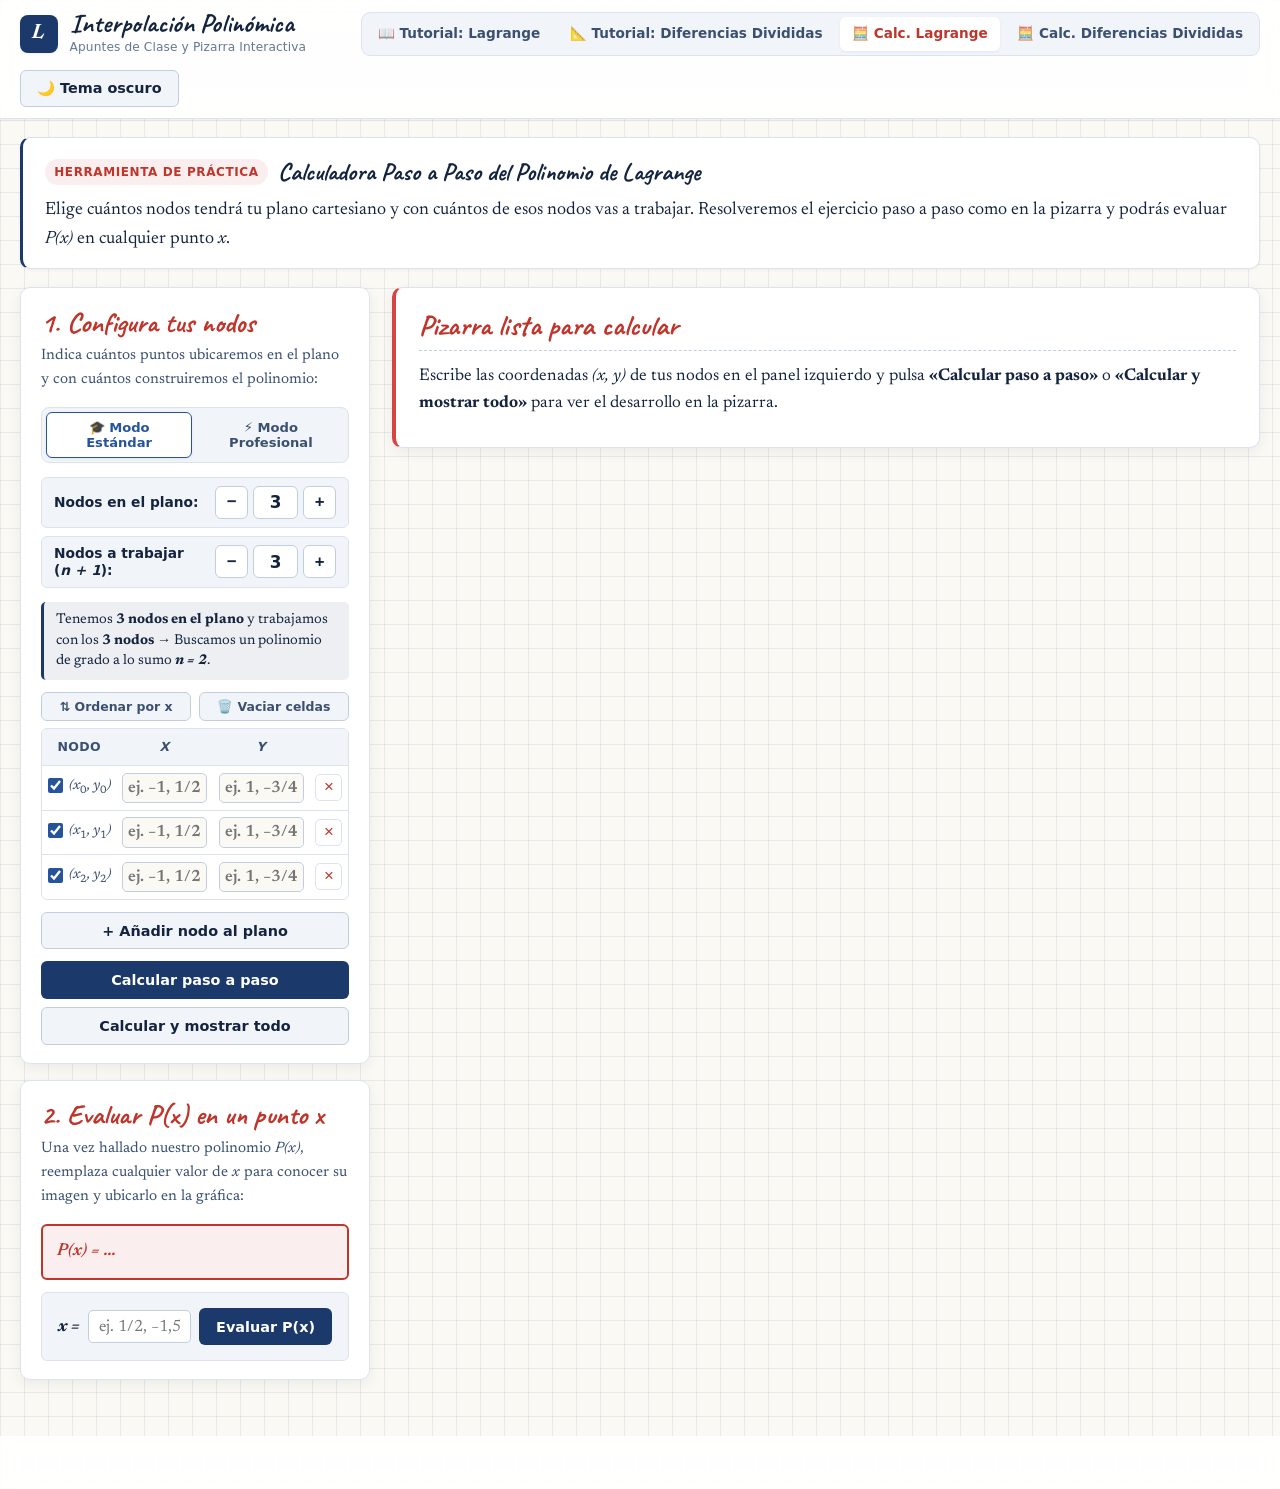
<file: calculadora.html>
<!DOCTYPE html>
<html lang="es">
<head>
  <meta charset="UTF-8">
  <meta name="viewport" content="width=device-width, initial-scale=1.0, viewport-fit=cover">
  <title>Calculadora del Polinomio de Lagrange — Paso a Paso</title>
  <meta name="description" content="Calculadora interactiva paso a paso del Polinomio de Lagrange con fracciones exactas, evaluación en cualquier x y gráfica cartesiana.">
  <meta property="og:title" content="Calculadora del Polinomio de Lagrange — Paso a Paso">
  <meta property="og:description" content="Calcula el polinomio interpolador de Lagrange con tus propios nodos paso a paso.">
  <link rel="icon" type="image/svg+xml" href="data:image/svg+xml,%3Csvg xmlns='http://www.w3.org/2000/svg' viewBox='0 0 64 64'%3E%3Crect width='64' height='64' rx='14' fill='%231b3a6b'/%3E%3Ctext x='32' y='46' font-family='Georgia,serif' font-size='42' font-weight='bold' font-style='italic' fill='%23ffffff' text-anchor='middle'%3EL%3C/text%3E%3C/svg%3E">
  <link rel="preconnect" href="https://fonts.googleapis.com">
  <link rel="preconnect" href="https://fonts.gstatic.com" crossorigin>
  <link href="https://fonts.googleapis.com/css2?family=Caveat:wght@600;700&family=Newsreader:ital,opsz,wght@0,6..72,400;0,6..72,600;0,6..72,700;1,6..72,400;1,6..72,600&display=swap" rel="stylesheet">
  <link rel="stylesheet" href="styles.css?v=19">
</head>
<body>
  <!-- Barra de navegación superior profesional -->
  <header class="top-navbar">
    <div class="navbar-inner">
      <a href="index.html" class="brand-group">
        <span class="brand-symbol">L</span>
        <div class="brand-text-wrap">
          <span class="brand-title">Interpolación Polinómica</span>
          <span class="brand-subtitle">Apuntes de Clase y Pizarra Interactiva</span>
        </div>
      </a>

      <nav class="nav-links" aria-label="Navegación principal">
        <a href="index.html" class="nav-link">
          📖 Tutorial: Lagrange
        </a>
        <a href="diferencias.html" class="nav-link">
          📐 Tutorial: Diferencias Divididas
        </a>
        <a href="calculadora.html" class="nav-link active" aria-current="page">
          🧮 Calc. Lagrange
        </a>
        <a href="calculadora-diferencias.html" class="nav-link">
          🧮 Calc. Diferencias Divididas
        </a>
      </nav>

      <div class="navbar-actions">
        <button type="button" id="theme-toggle-btn" class="btn btn-secondary" aria-label="Cambiar tema de color">
          Alternar tema
        </button>
      </div>
    </div>
  </header>

  <div class="main-wrapper">
    <!-- Banner de introducción de la Calculadora con lenguaje de clase -->
    <section class="definition-banner" aria-labelledby="calc-banner-heading">
      <div class="definition-Header">
        <span class="prof-badge">Herramienta de práctica</span>
        <h1 id="calc-banner-heading" class="definition-title">Calculadora Paso a Paso del Polinomio de Lagrange</h1>
      </div>
      <p class="definition-text">
        Elige cuántos nodos tendrá tu plano cartesiano y con cuántos de esos nodos vas a trabajar. Resolveremos el ejercicio paso a paso como en la pizarra y podrás evaluar <span class="math-inline">P(x)</span> en cualquier punto <span class="math-inline">x</span>.
      </p>
    </section>

    <div class="workspace-layout">
      <!-- Panel lateral izquierdo: Configuración de nodos + Evaluar P(x) en un punto x -->
      <aside class="workspace-sidebar">
        <!-- Tarjeta 1: Cantidad de nodos y tabla -->
        <section class="notebook-card" aria-labelledby="config-nodes-heading">
          <h2 id="config-nodes-heading" class="card-title">1. Configura tus nodos</h2>
          <p class="card-subtitle">
            Indica cuántos puntos ubicaremos en el plano y con cuántos construiremos el polinomio:
          </p>

          <div class="calc-mode-switch" role="group" aria-label="Modo de la calculadora">
            <button type="button" id="mode-standard-btn" class="calc-mode-btn is-active" aria-pressed="true">
              🎓 Modo Estándar
            </button>
            <button type="button" id="mode-pro-btn" class="calc-mode-btn" aria-pressed="false">
              ⚡ Modo Profesional
            </button>
          </div>

          <div id="pro-options-panel" class="pro-options-panel" hidden>
            <div class="pro-panel-header">
              <span class="pro-panel-title">Modo Profesional</span>
              <span class="pro-unlimited-badge">∞ Nodos ilimitados</span>
            </div>

            <div class="pro-view-options" role="radiogroup" aria-label="Qué mostrar en la pizarra">
              <label class="pro-view-radio-label">
                <input type="radio" name="pro-view-mode" value="step-by-step" checked>
                <span>Ver desarrollo paso a paso</span>
              </label>
              <label class="pro-view-radio-label">
                <input type="radio" name="pro-view-mode" value="specific-step">
                <span>Ver un paso en específico</span>
              </label>
              <div id="pro-step-select-wrap" class="pro-step-select-wrap" hidden>
                <select id="pro-step-select" class="pro-step-select" aria-label="Seleccionar paso específico"></select>
              </div>
              <label class="pro-view-radio-label">
                <input type="radio" name="pro-view-mode" value="summary-only">
                <span>Solo polinomios resueltos, verificaciones y gráfica</span>
              </label>
            </div>

            <button type="button" id="pro-generate-nodes-btn" class="btn btn-secondary" style="width: 100%; font-size: 0.84rem; padding: 0.45rem 0.7rem; border-color: var(--accent-blue); color: var(--accent-blue);">
              🎲 Generar nodos
            </button>

            <details class="pro-bulk-details">
              <summary class="pro-bulk-summary">+ Pegar o cargar múltiples nodos de golpe</summary>
              <div class="pro-bulk-body">
                <textarea id="pro-bulk-textarea" class="pro-bulk-textarea" placeholder="Ejemplo: (-1, 1), (1, -3), (2, -1), (4, 5)&#10;o escribe un par x, y por línea"></textarea>
                <button type="button" id="pro-bulk-load-btn" class="btn btn-secondary" style="width: 100%; font-size: 0.82rem; padding: 0.4rem 0.6rem;">
                  Cargar nodos en la tabla
                </button>
              </div>
            </details>
          </div>

          <div class="counts-grid">
            <div class="count-box">
              <label for="calc-plane-count">Nodos en el plano:</label>
              <div class="count-input-group">
                <button type="button" id="plane-dec-btn" class="btn-step-mini" aria-label="Disminuir nodos del plano">−</button>
                <input type="number" id="calc-plane-count" class="count-number-input" min="2" max="12" value="3" autocomplete="off">
                <button type="button" id="plane-inc-btn" class="btn-step-mini" aria-label="Aumentar nodos del plano">+</button>
              </div>
            </div>

            <div class="count-box">
              <label for="calc-work-count">Nodos a trabajar (<span class="math-inline">n + 1</span>):</label>
              <div class="count-input-group">
                <button type="button" id="work-dec-btn" class="btn-step-mini" aria-label="Disminuir nodos de trabajo">−</button>
                <input type="number" id="calc-work-count" class="count-number-input" min="2" max="12" value="3" autocomplete="off">
                <button type="button" id="work-inc-btn" class="btn-step-mini" aria-label="Aumentar nodos de trabajo">+</button>
              </div>
            </div>
          </div>

          <div id="calc-counts-note" class="prof-note-banner"></div>

          <div class="table-quick-actions">
            <button type="button" id="calc-sort-x-btn" class="btn-table-action" title="Ordenar las filas de menor a mayor según su valor de x">
              ⇅ Ordenar por x
            </button>
            <button type="button" id="calc-clear-cells-btn" class="btn-table-action" title="Dejar en blanco todas las celdas de coordenadas x e y">
              🗑️ Vaciar celdas
            </button>
          </div>

          <div class="table-wrapper">
            <table class="nodes-input-table" aria-label="Tabla editable de nodos de la calculadora">
              <thead>
                <tr>
                  <th scope="col">Nodo</th>
                  <th scope="col"><span class="math-inline">x</span></th>
                  <th scope="col"><span class="math-inline">y</span></th>
                  <th scope="col" aria-label="Quitar fila"></th>
                </tr>
              </thead>
              <tbody id="calc-nodes-tbody"></tbody>
            </table>
          </div>

          <div id="calc-validation-error" class="error-box" role="alert" hidden></div>

          <div class="btn-row">
            <button type="button" id="calc-add-node-btn" class="btn btn-secondary" style="width: 100%;">
              + Añadir nodo al plano
            </button>
          </div>

          <div class="btn-stack">
            <button type="button" id="calc-start-btn" class="btn btn-primary">
              Calcular paso a paso
            </button>
            <button type="button" id="calc-show-all-top-btn" class="btn btn-secondary">
              Calcular y mostrar todo
            </button>
          </div>
        </section>

        <!-- Tarjeta 2: Evaluar P(x) en un punto x -->
        <section class="notebook-card" aria-labelledby="eval-heading">
          <h2 id="eval-heading" class="card-title">2. Evaluar P(x) en un punto x</h2>
          <p class="card-subtitle">
            Una vez hallado nuestro polinomio <span class="math-inline">P(x)</span>, reemplaza cualquier valor de <span class="math-inline">x</span> para conocer su imagen y ubicarlo en la gráfica:
          </p>

          <div id="active-poly-box" class="math-block math-final-highlight" style="font-size: 1.08rem; padding: 0.65rem 0.85rem; margin-bottom: 0.75rem;">
            P(x) = ...
          </div>

          <div class="eval-card-box">
            <div class="eval-input-row">
              <label for="eval-x-input" class="eval-x-label">x =</label>
              <input type="text" id="eval-x-input" class="eval-x-input" value="" placeholder="ej. 1/2, −1,5" autocomplete="off">
              <button type="button" id="eval-x-btn" class="btn btn-primary">Evaluar P(x)</button>
            </div>
          </div>

          <div id="eval-result-box" class="eval-result-panel" hidden></div>
        </section>
      </aside>

      <!-- Pizarra principal derecha: Desarrollo paso a paso igual que en el tutorial -->
      <div class="workspace-board">
        <main id="calc-steps-container" aria-live="polite"></main>

        <div id="calc-step-controls" class="step-controls-bar" hidden>
          <span id="calc-step-progress" class="step-progress-text"></span>
          <div class="btn-row" style="margin-top: 0;">
            <button type="button" id="calc-next-step-btn" class="btn btn-primary">Siguiente paso</button>
            <button type="button" id="calc-show-all-btn" class="btn btn-secondary">Mostrar todo</button>
          </div>
        </div>
      </div>
    </div>
  </div>

  <footer class="site-footer">
    <div class="footer-inner">
      <span><strong>Interpolación Polinómica</strong> — Apuntes de Clase y Pizarra Interactiva</span>
      <div class="footer-shortcuts" aria-label="Atajos de teclado">
        <span class="shortcut-item"><kbd class="kbd-pill">←</kbd><kbd class="kbd-pill">→</kbd> Cambiar de paso</span>
        <span class="shortcut-item"><kbd class="kbd-pill">Enter</kbd> Recalcular nodos</span>
        <span class="shortcut-item"><kbd class="kbd-pill">Clic en gráfica</kbd> Evaluar P(x)</span>
      </div>
    </div>
  </footer>

  <script src="lagrange.js?v=19"></script>
  <script>
    (function () {
      'use strict';

      const {
        parseInputToFrac,
        polyEval,
        computeLagrangePolynomial,
        renderFracHTML,
        renderPolyHTML,
        renderPolyEvaluationSubstitutionHTML,
        renderWhyBoxHTML,
        buildPolyEvaluationBreakdownHTML,
        generateAllStepsData,
        generateLagrangeDirectSummaryData,
        parseBulkNodesText,
        enhanceMathParentheses,
        scrollToElement,
        createStepCardElement,
        syncStepJumperBar,
        validateCalculatorRowsRealtime,
        initThemeToggle
      } = window.LagrangeApp;

      const modeStandardBtn = document.getElementById('mode-standard-btn');
      const modeProBtn = document.getElementById('mode-pro-btn');
      const proOptionsPanel = document.getElementById('pro-options-panel');
      const proViewRadios = Array.from(document.querySelectorAll('input[name="pro-view-mode"]'));
      const proStepSelectWrap = document.getElementById('pro-step-select-wrap');
      const proStepSelect = document.getElementById('pro-step-select');
      const proGenerateNodesBtn = document.getElementById('pro-generate-nodes-btn');
      const proBulkTextarea = document.getElementById('pro-bulk-textarea');
      const proBulkLoadBtn = document.getElementById('pro-bulk-load-btn');

      const calcPlaneCountInput = document.getElementById('calc-plane-count');
      const planeDecBtn = document.getElementById('plane-dec-btn');
      const planeIncBtn = document.getElementById('plane-inc-btn');

      const calcWorkCountInput = document.getElementById('calc-work-count');
      const workDecBtn = document.getElementById('work-dec-btn');
      const workIncBtn = document.getElementById('work-inc-btn');

      const calcCountsNote = document.getElementById('calc-counts-note');
      const calcTbody = document.getElementById('calc-nodes-tbody');
      const tableWrapper = calcTbody.closest('.table-wrapper');
      const calcErrorBox = document.getElementById('calc-validation-error');
      const calcAddNodeBtn = document.getElementById('calc-add-node-btn');
      const calcSortXBtn = document.getElementById('calc-sort-x-btn');
      const calcClearCellsBtn = document.getElementById('calc-clear-cells-btn');
      const calcStartBtn = document.getElementById('calc-start-btn');
      const calcShowAllTopBtn = document.getElementById('calc-show-all-top-btn');

      const activePolyBox = document.getElementById('active-poly-box');
      const evalXInput = document.getElementById('eval-x-input');
      const evalXBtn = document.getElementById('eval-x-btn');
      const evalResultBox = document.getElementById('eval-result-box');

      const calcStepsContainer = document.getElementById('calc-steps-container');
      const calcStepControls = document.getElementById('calc-step-controls');
      const calcStepProgress = document.getElementById('calc-step-progress');
      const calcNextStepBtn = document.getElementById('calc-next-step-btn');
      const calcShowAllBtn = document.getElementById('calc-show-all-btn');

      let calcSteps = [];
      let calcRevealed = 0;
      let lastEvalPoint = null;
      let isProMode = false;
      let proViewMode = 'step-by-step';

      function getMaxAllowedNodes() {
        return isProMode ? Infinity : 12;
      }

      function buildExpectedLagrangeStepTitles(workCount) {
        const titles = [
          'Paso 1: Los nodos en el plano',
          'Paso 2: Planteamos P(x)'
        ];
        for (let i = 0; i < workCount; i++) {
          titles.push(`Paso ${3 + i}: Calculamos L${i}(x)`);
        }
        titles.push(`Paso ${3 + workCount}: Multiplicamos cada L por su y`);
        titles.push(`Paso ${4 + workCount}: Sumamos`);
        titles.push(`Paso ${5 + workCount}: Verificamos con la gráfica`);
        return titles;
      }

      function syncProStepSelectOptions(workCount) {
        if (!proStepSelect) return;
        const prevVal = parseInt(proStepSelect.value, 10);
        const titles = buildExpectedLagrangeStepTitles(workCount);
        proStepSelect.innerHTML = titles.map((t, idx) => `<option value="${idx}">${t}</option>`).join('');
        if (!isNaN(prevVal) && prevVal >= 0 && prevVal < titles.length) {
          proStepSelect.value = String(prevVal);
        } else {
          proStepSelect.value = '0';
        }
      }

      function syncProActionButtonsLabel() {
        if (!isProMode || proViewMode === 'step-by-step') {
          calcStartBtn.textContent = 'Calcular paso a paso';
          calcShowAllTopBtn.hidden = false;
        } else if (proViewMode === 'specific-step') {
          calcStartBtn.textContent = 'Calcular y ver paso elegido';
          calcShowAllTopBtn.hidden = true;
        } else if (proViewMode === 'summary-only') {
          calcStartBtn.textContent = 'Calcular polinomios, verificación y gráfica';
          calcShowAllTopBtn.hidden = true;
        }
      }

      function showCalcError(msg) {
        calcErrorBox.textContent = msg;
        calcErrorBox.hidden = false;
      }

      function clearCalcError() {
        calcErrorBox.textContent = '';
        calcErrorBox.hidden = true;
      }

      function getCalcRows() {
        return Array.from(calcTbody.querySelectorAll('tr'));
      }

      function setTargetWorkNodeCount(targetCount) {
        const rows = getCalcRows();
        const planeTotal = rows.length;
        const clamped = Math.max(2, Math.min(planeTotal, targetCount));
        let checkedRows = rows.filter(r => {
          const chk = r.querySelector('.node-use-check');
          return chk && chk.checked;
        });

        if (checkedRows.length < clamped) {
          for (let i = 0; i < rows.length && checkedRows.length < clamped; i++) {
            const chk = rows[i].querySelector('.node-use-check');
            if (chk && !chk.checked) {
              chk.checked = true;
              checkedRows.push(rows[i]);
            }
          }
        } else if (checkedRows.length > clamped) {
          for (let i = rows.length - 1; i >= 0 && checkedRows.length > clamped; i--) {
            const chk = rows[i].querySelector('.node-use-check');
            if (chk && chk.checked) {
              chk.checked = false;
              checkedRows.pop();
            }
          }
        }
        calcWorkCountInput.value = clamped;
        syncCalcTableAndLabels();
      }

      function syncCalcTableAndLabels() {
        const rows = getCalcRows();
        const planeTotal = rows.length;
        let checkedCount = rows.filter(r => {
          const chk = r.querySelector('.node-use-check');
          return chk && chk.checked;
        }).length;

        if (checkedCount < 2 && planeTotal >= 2) {
          for (let i = 0; i < rows.length && checkedCount < 2; i++) {
            const chk = rows[i].querySelector('.node-use-check');
            if (chk && !chk.checked) {
              chk.checked = true;
              checkedCount++;
            }
          }
        }

        const workCount = Math.max(2, Math.min(planeTotal, checkedCount));
        const maxNodes = getMaxAllowedNodes();

        calcPlaneCountInput.value = planeTotal;
        if (isFinite(maxNodes)) {
          calcPlaneCountInput.max = maxNodes;
          calcWorkCountInput.max = maxNodes;
        } else {
          calcPlaneCountInput.removeAttribute('max');
          calcWorkCountInput.removeAttribute('max');
        }
        calcWorkCountInput.value = workCount;

        planeDecBtn.disabled = planeTotal <= 2;
        planeIncBtn.disabled = planeTotal >= maxNodes;
        workDecBtn.disabled = workCount <= 2;
        workIncBtn.disabled = workCount >= maxNodes;

        if (tableWrapper) {
          tableWrapper.classList.toggle('is-pro-scrollable', planeTotal > 6);
        }
        syncProStepSelectOptions(workCount);

        const disableRemove = planeTotal <= 2;
        let workIdxCounter = 0;

        rows.forEach((tr, idx) => {
          const chk = tr.querySelector('.node-use-check');
          const isWork = chk ? chk.checked : idx < workCount;
          tr.classList.toggle('row-only-plane', !isWork);

          const statusText = tr.querySelector('.node-index-text');
          if (statusText) {
            if (isWork) {
              statusText.innerHTML = `<span class="math-inline">(x<sub>${workIdxCounter}</sub>, y<sub>${workIdxCounter}</sub>)</span>`;
              workIdxCounter++;
            } else {
              statusText.innerHTML = `<span style="font-style: normal; font-size: 0.8rem; color: var(--ink-muted);">Solo plano</span>`;
            }
          }

          const rmBtn = tr.querySelector('.btn-remove');
          if (rmBtn) {
            rmBtn.disabled = disableRemove;
            rmBtn.title = disableRemove
              ? 'Se requieren como mínimo 2 nodos en el plano'
              : `Quitar fila ${idx + 1}`;
          }
        });

        const degree = workCount - 1;
        if (planeTotal === workCount) {
          calcCountsNote.innerHTML =
            `Tenemos <strong>${planeTotal} nodos en el plano</strong> y trabajamos con los <strong>${workCount} nodos</strong> → Buscamos un polinomio de grado a lo sumo <strong><span class="math-inline">n = ${degree}</span></strong>.`;
        } else {
          calcCountsNote.innerHTML =
            `Ubicamos <strong>${planeTotal} nodos en el plano</strong> y trabajamos con los <strong>${workCount} nodos marcados (✓)</strong> (<span class="math-inline">x<sub>0</sub></span> a <span class="math-inline">x<sub>${degree}</sub></span>) → Grado a lo sumo <strong><span class="math-inline">n = ${degree}</span></strong>.`;
        }
      }

      function suggestNextCalcCoords() {
        const rows = getCalcRows();
        const usedX = new Set();
        let maxIntX = 0;
        rows.forEach(tr => {
          const rawX = tr.querySelector('.input-x').value;
          const parsed = parseInputToFrac(rawX);
          if (parsed.value) {
            usedX.add(parsed.value.toPlainString());
            const nVal = Math.round(parsed.value.toNumber());
            if (isFinite(nVal) && nVal > maxIntX) maxIntX = nVal;
          }
        });
        let nextX = maxIntX + 1;
        while (usedX.has(nextX.toString())) nextX++;
        return { x: nextX.toString(), y: ((nextX % 3) + 1).toString() };
      }

      function createCalcRow(xStr = '', yStr = '', isChecked = true) {
        const tr = document.createElement('tr');
        tr.innerHTML = `
          <td class="node-index-cell">
            <label class="node-use-label" title="Marca o desmarca para elegir si este nodo se usa al calcular el polinomio">
              <input type="checkbox" class="node-use-check" ${isChecked ? 'checked' : ''} aria-label="Usar este nodo">
              <span class="node-index-text"></span>
            </label>
          </td>
          <td><input type="text" class="node-input input-x" value="${xStr}" placeholder="ej. −1, 1/2" autocomplete="off"></td>
          <td><input type="text" class="node-input input-y" value="${yStr}" placeholder="ej. 1, −3/4" autocomplete="off"></td>
          <td><button type="button" class="btn-remove" aria-label="Quitar fila">×</button></td>
        `;

        const chk = tr.querySelector('.node-use-check');
        chk.addEventListener('change', () => {
          const checkedCount = getCalcRows().filter(r => r.querySelector('.node-use-check')?.checked).length;
          if (checkedCount < 2) {
            chk.checked = true;
            showCalcError('Debes dejar al menos 2 nodos marcados (✓) para construir el polinomio.');
            return;
          }
          clearCalcError();
          syncCalcTableAndLabels();
        });

        const rmBtn = tr.querySelector('.btn-remove');
        rmBtn.addEventListener('click', () => {
          if (getCalcRows().length <= 2) {
            showCalcError('Debe haber al menos 2 nodos en el plano.');
            return;
          }
          clearCalcError();
          tr.remove();
          syncCalcTableAndLabels();
          validateCalculatorRowsRealtime(calcTbody, evalXInput, calcErrorBox);
        });

        tr.querySelectorAll('input[type="text"]').forEach(inp => {
          inp.addEventListener('input', () => {
            const vRes = validateCalculatorRowsRealtime(calcTbody, evalXInput, calcErrorBox);
            calcStartBtn.disabled = !vRes.valid;
            calcShowAllTopBtn.disabled = !vRes.valid;
          });
          inp.addEventListener('keydown', (e) => {
            if (e.key === 'Enter') {
              e.preventDefault();
              startCalcSteps({ showAll: false, autoScroll: false, preserveRevealed: true });
            }
          });
        });

        calcTbody.appendChild(tr);
        syncCalcTableAndLabels();
        return tr;
      }

      function setCalcPlaneNodeCount(targetCount) {
        const maxNodes = getMaxAllowedNodes();
        const clamped = Math.max(2, isFinite(maxNodes) ? Math.min(maxNodes, targetCount) : targetCount);
        let rows = getCalcRows();
        while (rows.length < clamped) {
          createCalcRow('', '', true);
          rows = getCalcRows();
        }
        while (rows.length > clamped) {
          rows[rows.length - 1].remove();
          rows = getCalcRows();
        }
        syncCalcTableAndLabels();
      }

      function readAndValidateCalcNodes() {
        const rows = getCalcRows();
        const planeTotal = rows.length;

        if (planeTotal < 2) {
          return { error: 'Se necesitan al menos 2 nodos en el plano.' };
        }

        const allPlaneNodes = [];
        const workNodes = [];

        for (let i = 0; i < rows.length; i++) {
          const xRaw = rows[i].querySelector('.input-x').value;
          const yRaw = rows[i].querySelector('.input-y').value;
          const chk = rows[i].querySelector('.node-use-check');

          const xRes = parseInputToFrac(xRaw);
          if (xRes.error) {
            return { error: `Error en x de la fila ${i + 1}: ${xRes.error} Usa enteros, decimales (con punto o coma) o fracciones como 1/2.` };
          }
          const yRes = parseInputToFrac(yRaw);
          if (yRes.error) {
            return { error: `Error en y de la fila ${i + 1}: ${yRes.error} Usa enteros, decimales (con punto o coma) o fracciones como 1/2.` };
          }

          const isWork = chk ? chk.checked : true;
          const nodeObj = { x: xRes.value, y: yRes.value, active: isWork };
          allPlaneNodes.push(nodeObj);
          if (isWork) workNodes.push(nodeObj);
        }

        if (workNodes.length < 2) {
          return { error: 'Marca al menos 2 nodos con (✓) para construir el polinomio.' };
        }

        for (let i = 0; i < allPlaneNodes.length; i++) {
          for (let j = i + 1; j < allPlaneNodes.length; j++) {
            if (allPlaneNodes[i].x.equals(allPlaneNodes[j].x)) {
              return {
                error: `Las filas ${i + 1} y ${j + 1} tienen el mismo valor de x (${allPlaneNodes[i].x.toPlainString()}). Dos nodos no pueden tener la misma x.`
              };
            }
          }
        }

        return { workNodes, allPlaneNodes };
      }

      function jumpToCalcStep(targetIdx) {
        if (targetIdx < 0 || targetIdx >= calcSteps.length) return;
        if (calcRevealed <= targetIdx) {
          const frag = document.createDocumentFragment();
          while (calcRevealed <= targetIdx) {
            const idx = calcRevealed;
            const card = createStepCardElement(calcSteps[idx], idx, calcSteps.length);
            frag.appendChild(card);
            calcRevealed++;
          }
          calcStepsContainer.appendChild(frag);
        }
        updateCalcStepControls();
        const targetCard = calcStepsContainer.querySelectorAll('.step-card')[targetIdx];
        if (targetCard) {
          targetCard.classList.remove('step-card-flash');
          void targetCard.offsetWidth;
          targetCard.classList.add('step-card-flash');
          scrollToElement(targetCard);
        }
      }

      function updateCalcStepControls() {
        const total = calcSteps.length;
        syncStepJumperBar(calcStepsContainer, calcSteps, calcRevealed, jumpToCalcStep);
        if (total === 0) {
          calcStepControls.hidden = true;
          return;
        }
        const allShown = calcRevealed >= total;
        calcStepControls.hidden = allShown;
        calcStepProgress.textContent = `Mostrando ${calcRevealed} de ${total} pasos`;
        calcNextStepBtn.disabled = allShown;
        calcShowAllBtn.disabled = allShown;
      }

      function computeAndDisplayEvaluation(finalPoly) {
        const xParsed = parseInputToFrac(evalXInput.value);
        if (xParsed.error) {
          lastEvalPoint = null;
          evalResultBox.hidden = false;
          evalResultBox.innerHTML = `<span style="color: var(--error-text); font-size: 0.9rem;">Valor de x inválido: ${xParsed.error}</span>`;
          return;
        }

        const xVal = xParsed.value;
        const yVal = polyEval(finalPoly, xVal);
        const subHTML = renderPolyEvaluationSubstitutionHTML(finalPoly, xVal);
        lastEvalPoint = { x: xVal, y: yVal };

        const approxNote = !yVal.isInteger()
          ? ` &nbsp;<span style="color: var(--ink-secondary); font-size: 0.92rem;">(≈ ${yVal.toDecimalString(4)})</span>`
          : '';

        const whyEvalBox = renderWhyBoxHTML(
          `¿Cómo se calculó P(${xVal.toPlainString()})?`,
          buildPolyEvaluationBreakdownHTML(finalPoly, xVal)
        );

        evalResultBox.hidden = false;
        evalResultBox.innerHTML = `
          <div style="font-size: 0.9rem; font-weight: 700; color: var(--check-green); margin-bottom: 0.25rem;">
            ✓ Reemplazando <span class="math-inline">x = ${renderFracHTML(xVal)}</span> en <span class="math-inline">P(x)</span>:
          </div>
          <div class="math-block" style="margin: 0.25rem 0; padding: 0.5rem 0.7rem; font-size: 1.02rem;">
            P(${renderFracHTML(xVal)}) = ${subHTML} = <strong>${renderFracHTML(yVal)}</strong>${approxNote}
          </div>
          ${whyEvalBox}
          <div style="font-size: 0.85rem; color: var(--ink-secondary);">
            Punto en el plano: <strong class="math-inline">(${xVal.toPlainString()}, ${yVal.toPlainString()})</strong>
          </div>
        `;
        enhanceMathParentheses(evalResultBox);
      }

      function startCalcSteps({ showAll = false, autoScroll = true, preserveRevealed = false } = {}) {
        clearCalcError();
        syncCalcTableAndLabels();
        const vRes = validateCalculatorRowsRealtime(calcTbody, evalXInput, calcErrorBox);
        calcStartBtn.disabled = !vRes.valid;
        calcShowAllTopBtn.disabled = !vRes.valid;
        const res = readAndValidateCalcNodes();
        if (res.error) {
          showCalcError(res.error);
          return;
        }

        const { finalPoly } = computeLagrangePolynomial(res.workNodes);
        activePolyBox.innerHTML = `P(x) = ${renderPolyHTML(finalPoly)}`;

        if (evalXInput.value.trim() !== '') {
          computeAndDisplayEvaluation(finalPoly);
        } else {
          lastEvalPoint = null;
          evalResultBox.hidden = true;
        }

        // Modo Profesional: Solo polinomios resueltos, verificaciones y gráfica
        if (isProMode && proViewMode === 'summary-only') {
          calcSteps = [];
          calcRevealed = 0;
          calcStepsContainer.innerHTML = '';
          const summaryData = generateLagrangeDirectSummaryData(res.workNodes, res.allPlaneNodes, lastEvalPoint);
          const summaryCard = createStepCardElement(summaryData, 0, 1, 'Modo Profesional · Resumen Directo');
          calcStepsContainer.appendChild(summaryCard);
          syncStepJumperBar(calcStepsContainer, [summaryData], 1, null);
          calcStepControls.hidden = true;
          if (autoScroll) scrollToElement(summaryCard);
          return;
        }

        const prevRevealed = calcRevealed;
        calcSteps = generateAllStepsData(res.workNodes, res.allPlaneNodes, lastEvalPoint);
        calcStepsContainer.innerHTML = '';
        calcRevealed = 0;

        if (calcSteps.length === 0) return;

        // Modo Profesional: Ver un paso en específico
        if (isProMode && proViewMode === 'specific-step') {
          const selIdx = Math.min(calcSteps.length - 1, Math.max(0, parseInt(proStepSelect.value, 10) || 0));
          const specificCard = createStepCardElement(calcSteps[selIdx], selIdx, calcSteps.length);
          calcStepsContainer.appendChild(specificCard);
          calcRevealed = calcSteps.length;
          syncStepJumperBar(calcStepsContainer, calcSteps, calcSteps.length, (idx) => {
            proStepSelect.value = String(idx);
            startCalcSteps({ showAll: false, autoScroll: true, preserveRevealed: true });
          });
          calcStepControls.hidden = true;
          if (autoScroll) scrollToElement(specificCard);
          return;
        }

        let targetCount = 1;
        if (showAll) {
          targetCount = calcSteps.length;
        } else if (preserveRevealed && prevRevealed > 0) {
          targetCount = Math.min(prevRevealed, calcSteps.length);
        }

        const frag = document.createDocumentFragment();
        let firstCard = null;
        for (let i = 0; i < targetCount; i++) {
          const card = createStepCardElement(calcSteps[i], i, calcSteps.length);
          if (!firstCard) firstCard = card;
          frag.appendChild(card);
          calcRevealed++;
        }
        calcStepsContainer.appendChild(frag);
        updateCalcStepControls();
        if (autoScroll && firstCard) {
          scrollToElement(firstCard);
        }
      }

      // Controles de cantidad de nodos en el plano
      planeDecBtn.addEventListener('click', () => {
        clearCalcError();
        setCalcPlaneNodeCount(getCalcRows().length - 1);
      });

      planeIncBtn.addEventListener('click', () => {
        clearCalcError();
        setCalcPlaneNodeCount(getCalcRows().length + 1);
      });

      calcPlaneCountInput.addEventListener('change', () => {
        clearCalcError();
        const val = parseInt(calcPlaneCountInput.value, 10);
        if (isNaN(val) || val < 2) {
          showCalcError('La cantidad de nodos en el plano debe ser como mínimo 2.');
          calcPlaneCountInput.value = getCalcRows().length;
          return;
        }
        setCalcPlaneNodeCount(val);
      });

      // Controles de cantidad de nodos con los que se va a trabajar
      workDecBtn.addEventListener('click', () => {
        clearCalcError();
        setTargetWorkNodeCount(parseInt(calcWorkCountInput.value, 10) - 1);
      });

      workIncBtn.addEventListener('click', () => {
        clearCalcError();
        const nextWork = (parseInt(calcWorkCountInput.value, 10) || 2) + 1;
        if (nextWork > getCalcRows().length) {
          setCalcPlaneNodeCount(nextWork);
        }
        setTargetWorkNodeCount(nextWork);
      });

      calcWorkCountInput.addEventListener('change', () => {
        clearCalcError();
        const maxNodes = getMaxAllowedNodes();
        const val = parseInt(calcWorkCountInput.value, 10);
        if (isNaN(val) || val < 2 || val > maxNodes) {
          showCalcError(isFinite(maxNodes)
            ? `La cantidad de nodos de trabajo debe estar entre 2 y ${maxNodes}.`
            : 'La cantidad de nodos de trabajo debe ser como mínimo 2.');
          syncCalcTableAndLabels();
          return;
        }
        if (val > getCalcRows().length) {
          setCalcPlaneNodeCount(val);
        }
        setTargetWorkNodeCount(val);
      });

      calcAddNodeBtn.addEventListener('click', () => {
        clearCalcError();
        const newRow = createCalcRow('', '', true);
        syncCalcTableAndLabels();
        const firstInput = newRow.querySelector('.input-x');
        if (firstInput) {
          firstInput.focus();
          firstInput.select();
        }
      });

      calcSortXBtn.addEventListener('click', () => {
        clearCalcError();
        const rows = getCalcRows();
        const rowData = rows.map((tr, idx) => {
          const xRaw = tr.querySelector('.input-x').value.trim();
          const yRaw = tr.querySelector('.input-y').value.trim();
          const chk = tr.querySelector('.node-use-check');
          const parsedX = parseInputToFrac(xRaw);
          return {
            xRaw,
            yRaw,
            checked: chk ? chk.checked : true,
            xFrac: parsedX.value || null,
            origIdx: idx
          };
        });

        rowData.sort((a, b) => {
          if (a.xFrac && b.xFrac) {
            const diff = a.xFrac.sub(b.xFrac);
            if (diff.num < 0n) return -1;
            if (diff.num > 0n) return 1;
            return a.origIdx - b.origIdx;
          }
          if (a.xFrac && !b.xFrac) return -1;
          if (!a.xFrac && b.xFrac) return 1;
          return a.origIdx - b.origIdx;
        });

        calcTbody.innerHTML = '';
        rowData.forEach(item => {
          createCalcRow(item.xRaw, item.yRaw, item.checked);
        });
        syncCalcTableAndLabels();
        const vRes = validateCalculatorRowsRealtime(calcTbody, evalXInput, calcErrorBox);
        calcStartBtn.disabled = !vRes.valid;
        calcShowAllTopBtn.disabled = !vRes.valid;
      });

      calcClearCellsBtn.addEventListener('click', () => {
        clearCalcError();
        getCalcRows().forEach(tr => {
          tr.querySelectorAll('input[type="text"]').forEach(inp => {
            inp.value = '';
            inp.classList.remove('is-invalid');
            inp.removeAttribute('aria-invalid');
          });
        });
        evalXInput.value = '';
        evalXInput.classList.remove('is-invalid');
        evalXInput.removeAttribute('aria-invalid');
        activePolyBox.innerHTML = 'P(x) = ...';
        evalResultBox.hidden = true;
        calcStartBtn.disabled = false;
        calcShowAllTopBtn.disabled = false;
        calcSteps = [];
        calcRevealed = 0;
        updateCalcStepControls();
        calcStepsContainer.innerHTML = `
          <section class="notebook-card step-card">
            <div class="step-header">
              <h2 class="step-title">Pizarra lista para calcular</h2>
            </div>
            <div class="step-body">
              <p class="step-explanation">
                Escribe las coordenadas <span class="math-inline">(x, y)</span> de tus nodos en el panel izquierdo y pulsa <strong>«Calcular paso a paso»</strong> o <strong>«Calcular y mostrar todo»</strong> para ver el desarrollo en la pizarra.
              </p>
            </div>
          </section>
        `;
        const firstInput = calcTbody.querySelector('.input-x');
        if (firstInput) firstInput.focus();
      });

      calcStartBtn.addEventListener('click', () => {
        startCalcSteps({ showAll: false, autoScroll: true });
      });

      calcShowAllTopBtn.addEventListener('click', () => {
        startCalcSteps({ showAll: true, autoScroll: true });
      });

      evalXBtn.addEventListener('click', () => {
        startCalcSteps({ showAll: false, autoScroll: false, preserveRevealed: true });
      });

      evalXInput.addEventListener('input', () => {
        validateCalculatorRowsRealtime(calcTbody, evalXInput, calcErrorBox);
      });

      evalXInput.addEventListener('keydown', (e) => {
        if (e.key === 'Enter') {
          e.preventDefault();
          startCalcSteps({ showAll: false, autoScroll: false, preserveRevealed: true });
        }
      });

      calcNextStepBtn.addEventListener('click', () => {
        if (calcRevealed >= calcSteps.length) return;
        const idx = calcRevealed;
        const card = createStepCardElement(calcSteps[idx], idx, calcSteps.length);
        calcStepsContainer.appendChild(card);
        calcRevealed++;
        updateCalcStepControls();
        scrollToElement(card);
      });

      calcShowAllBtn.addEventListener('click', () => {
        if (calcRevealed >= calcSteps.length) return;
        const frag = document.createDocumentFragment();
        let firstNewCard = null;
        while (calcRevealed < calcSteps.length) {
          const idx = calcRevealed;
          const card = createStepCardElement(calcSteps[idx], idx, calcSteps.length);
          if (!firstNewCard) firstNewCard = card;
          frag.appendChild(card);
          calcRevealed++;
        }
        calcStepsContainer.appendChild(frag);
        updateCalcStepControls();
        if (firstNewCard) scrollToElement(firstNewCard);
      });

      initThemeToggle('theme-toggle-btn');

      function setProMode(active) {
        isProMode = Boolean(active);
        modeStandardBtn.classList.toggle('is-active', !isProMode);
        modeStandardBtn.setAttribute('aria-pressed', String(!isProMode));
        modeProBtn.classList.toggle('is-active', isProMode);
        modeProBtn.setAttribute('aria-pressed', String(isProMode));
        proOptionsPanel.hidden = !isProMode;
        syncCalcTableAndLabels();
        syncProActionButtonsLabel();
      }

      modeStandardBtn.addEventListener('click', () => {
        setProMode(false);
      });

      modeProBtn.addEventListener('click', () => {
        setProMode(true);
      });

      proViewRadios.forEach(radio => {
        radio.addEventListener('change', () => {
          if (radio.checked) {
            proViewMode = radio.value;
            proStepSelectWrap.hidden = proViewMode !== 'specific-step';
            syncProActionButtonsLabel();
            const checkValid = readAndValidateCalcNodes();
            if (!checkValid.error) {
              startCalcSteps({ showAll: false, autoScroll: false, preserveRevealed: true });
            }
          }
        });
      });

      proStepSelect.addEventListener('change', () => {
        if (isProMode && proViewMode === 'specific-step') {
          const checkValid = readAndValidateCalcNodes();
          if (!checkValid.error) {
            startCalcSteps({ showAll: false, autoScroll: true, preserveRevealed: true });
          }
        }
      });

      proBulkLoadBtn.addEventListener('click', () => {
        clearCalcError();
        const parsed = parseBulkNodesText(proBulkTextarea.value);
        if (parsed.error) {
          showCalcError(parsed.error);
          return;
        }
        calcTbody.innerHTML = '';
        parsed.nodes.forEach(pt => {
          createCalcRow(pt.x, pt.y, true);
        });
        syncCalcTableAndLabels();
      });

      proGenerateNodesBtn.addEventListener('click', () => {
        clearCalcError();
        let targetWork = parseInt(calcWorkCountInput.value, 10);
        let targetPlane = parseInt(calcPlaneCountInput.value, 10);
        if (isNaN(targetWork) || targetWork < 2) targetWork = 3;
        if (isNaN(targetPlane) || targetPlane < targetWork) targetPlane = targetWork;

        const startX = -Math.floor(targetPlane / 2);
        calcTbody.innerHTML = '';
        let currentX = startX;
        for (let i = 0; i < targetPlane; i++) {
          if (i > 0) {
            const step = targetPlane <= 10 && Math.random() < 0.35 ? 2 : 1;
            currentX += step;
          }
          const randY = Math.floor(Math.random() * 19) - 9;
          const isChecked = i < targetWork;
          createCalcRow(String(currentX), String(randY), isChecked);
        }
        syncCalcTableAndLabels();
        const vRes = validateCalculatorRowsRealtime(calcTbody, evalXInput, calcErrorBox);
        calcStartBtn.disabled = !vRes.valid;
        calcShowAllTopBtn.disabled = !vRes.valid;
      });

      // Al cargar o refrescar la página, limpiar cualquier parámetro previo de nodos en la URL y reiniciar todo en blanco
      if (window.history && window.history.replaceState && window.location.search) {
        try {
          const params = new URLSearchParams(window.location.search);
          const themeOnly = params.get('tema');
          const cleanQs = (themeOnly === 'light' || themeOnly === 'dark') ? `?tema=${themeOnly}` : '';
          window.history.replaceState(null, '', window.location.pathname + cleanQs);
        } catch (_) {}
      }

      function resetCalculatorState() {
        calcTbody.innerHTML = '';
        calcPlaneCountInput.value = '3';
        calcWorkCountInput.value = '3';
        evalXInput.value = '';
        if (proBulkTextarea) proBulkTextarea.value = '';
        proViewMode = 'step-by-step';
        proViewRadios.forEach(r => {
          r.checked = r.value === 'step-by-step';
        });
        if (proStepSelectWrap) proStepSelectWrap.hidden = true;
        setProMode(false);
        activePolyBox.innerHTML = 'P(x) = ...';
        evalResultBox.hidden = true;
        clearCalcError();
        calcSteps = [];
        calcRevealed = 0;
        for (let i = 0; i < 3; i++) {
          createCalcRow('', '', true);
        }
        syncCalcTableAndLabels();
        updateCalcStepControls();
        calcStepsContainer.innerHTML = `
          <section class="notebook-card step-card">
            <div class="step-header">
              <h2 class="step-title">Pizarra lista para calcular</h2>
            </div>
            <div class="step-body">
              <p class="step-explanation">
                Escribe las coordenadas <span class="math-inline">(x, y)</span> de tus nodos en el panel izquierdo y pulsa <strong>«Calcular paso a paso»</strong> o <strong>«Calcular y mostrar todo»</strong> para ver el desarrollo en la pizarra.
              </p>
            </div>
          </section>
        `;
      }

      resetCalculatorState();
    })();
  </script>
</body>
</html>
</file>
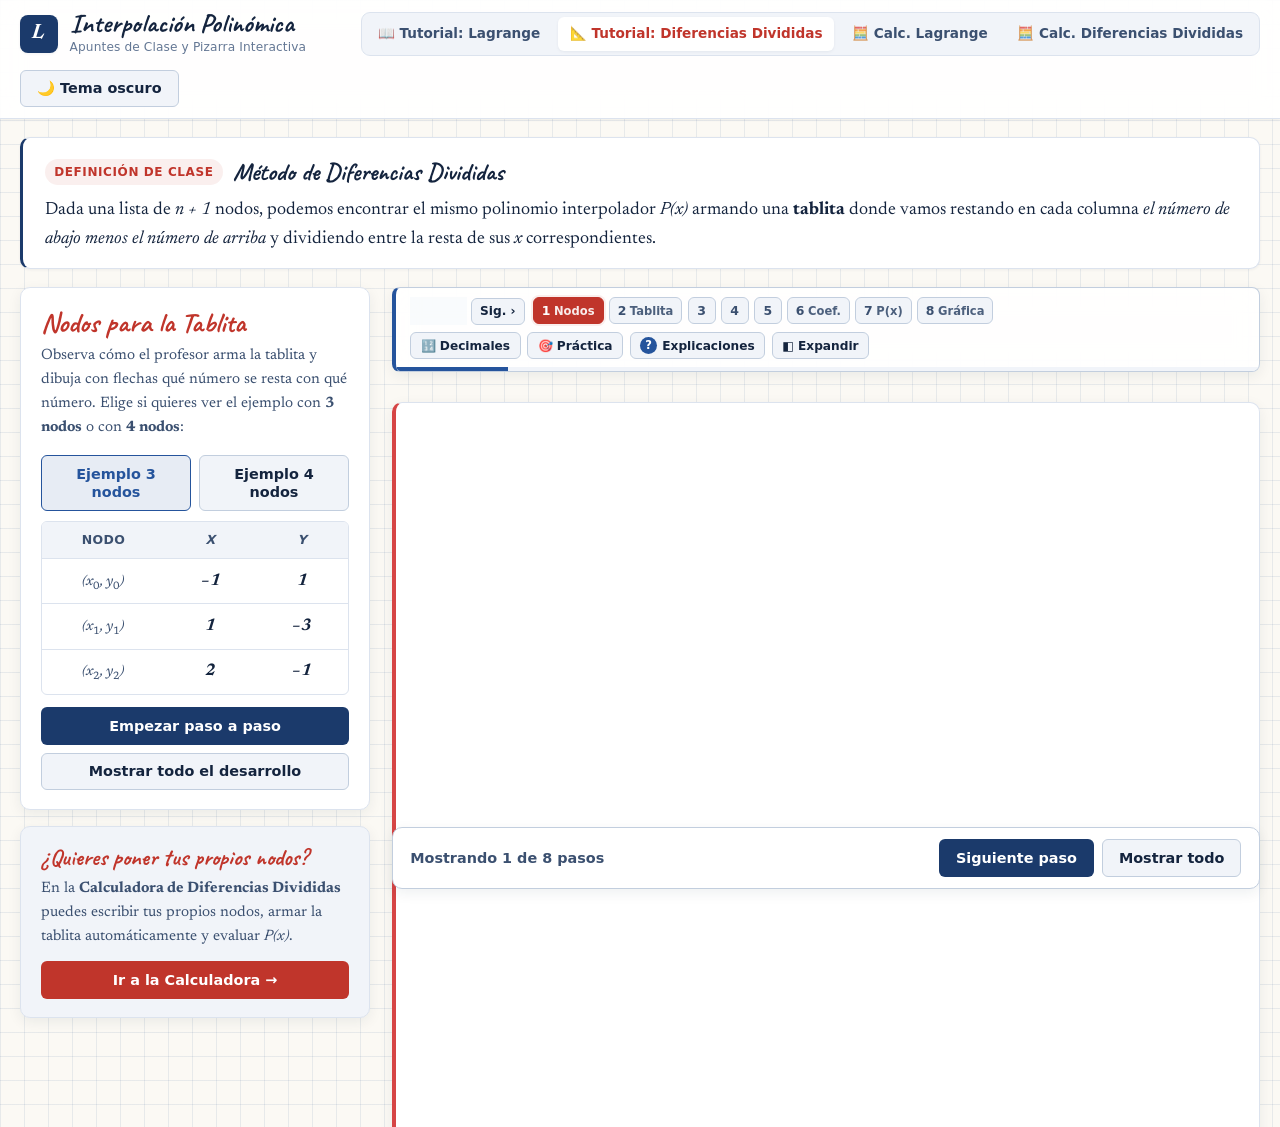
<file: diferencias.html>
<!DOCTYPE html>
<html lang="es">
<head>
  <meta charset="UTF-8">
  <meta name="viewport" content="width=device-width, initial-scale=1.0, viewport-fit=cover">
  <title>Método de Diferencias Divididas — Tutorial Paso a Paso del Profesor</title>
  <meta name="description" content="Tutorial interactivo paso a paso del Método de Diferencias Divididas de Newton con tabla vertical y aritmética exacta.">
  <meta property="og:title" content="Método de Diferencias Divididas — Pizarra Interactiva">
  <meta property="og:description" content="Aprende cómo armar la tablita de Diferencias Divididas paso a paso con flechas y explicaciones de clase.">
  <link rel="icon" type="image/svg+xml" href="data:image/svg+xml,%3Csvg xmlns='http://www.w3.org/2000/svg' viewBox='0 0 64 64'%3E%3Crect width='64' height='64' rx='14' fill='%231b3a6b'/%3E%3Ctext x='32' y='46' font-family='Georgia,serif' font-size='42' font-weight='bold' font-style='italic' fill='%23ffffff' text-anchor='middle'%3EL%3C/text%3E%3C/svg%3E">
  <link rel="preconnect" href="https://fonts.googleapis.com">
  <link rel="preconnect" href="https://fonts.gstatic.com" crossorigin>
  <link href="https://fonts.googleapis.com/css2?family=Caveat:wght@600;700&family=Newsreader:ital,opsz,wght@0,6..72,400;0,6..72,600;0,6..72,700;1,6..72,400;1,6..72,600&display=swap" rel="stylesheet">
  <link rel="stylesheet" href="styles.css?v=19">
</head>
<body>
  <!-- Barra de navegación superior profesional -->
  <header class="top-navbar">
    <div class="navbar-inner">
      <a href="index.html" class="brand-group">
        <span class="brand-symbol">L</span>
        <div class="brand-text-wrap">
          <span class="brand-title">Interpolación Polinómica</span>
          <span class="brand-subtitle">Apuntes de Clase y Pizarra Interactiva</span>
        </div>
      </a>

      <nav class="nav-links" aria-label="Navegación principal">
        <a href="index.html" class="nav-link">
          📖 Tutorial: Lagrange
        </a>
        <a href="diferencias.html" class="nav-link active" aria-current="page">
          📐 Tutorial: Diferencias Divididas
        </a>
        <a href="calculadora.html" class="nav-link">
          🧮 Calc. Lagrange
        </a>
        <a href="calculadora-diferencias.html" class="nav-link">
          🧮 Calc. Diferencias Divididas
        </a>
      </nav>

      <div class="navbar-actions">
        <button type="button" id="theme-toggle-btn" class="btn btn-secondary" aria-label="Cambiar tema de color">
          Alternar tema
        </button>
      </div>
    </div>
  </header>

  <div class="main-wrapper">
    <!-- Banner de Definición del Método de Diferencias Divididas -->
    <section class="definition-banner" aria-labelledby="dd-def-heading">
      <div class="definition-Header">
        <span class="prof-badge">Definición de clase</span>
        <h1 id="dd-def-heading" class="definition-title">Método de Diferencias Divididas</h1>
      </div>
      <p class="definition-text">
        Dada una lista de <span class="math-inline">n + 1</span> nodos, podemos encontrar el mismo polinomio interpolador <span class="math-inline">P(x)</span> armando una <strong>tablita</strong> donde vamos restando en cada columna <em>el número de abajo menos el número de arriba</em> y dividiendo entre la resta de sus <span class="math-inline">x</span> correspondientes.
      </p>
    </section>

    <div class="workspace-layout">
      <!-- Panel lateral izquierdo: Nodos del ejercicio -->
      <aside class="workspace-sidebar">
        <section class="notebook-card" aria-labelledby="dd-input-heading">
          <h2 id="dd-input-heading" class="card-title">Nodos para la Tablita</h2>
          <p class="card-subtitle">
            Observa cómo el profesor arma la tablita y dibuja con flechas qué número se resta con qué número. Elige si quieres ver el ejemplo con <strong>3 nodos</strong> o con <strong>4 nodos</strong>:
          </p>

          <div class="btn-row" style="margin-top: 0; margin-bottom: 0.65rem;">
            <button type="button" id="dd-teacher-3-btn" class="btn btn-secondary btn-example-select is-selected" aria-pressed="true" style="flex: 1;">
              Ejemplo 3 nodos
            </button>
            <button type="button" id="dd-teacher-4-btn" class="btn btn-secondary btn-example-select" aria-pressed="false" style="flex: 1;">
              Ejemplo 4 nodos
            </button>
          </div>

          <div class="table-wrapper">
            <table class="nodes-input-table" aria-label="Tabla de nodos del ejemplo para diferencias divididas">
              <thead>
                <tr>
                  <th scope="col">Nodo</th>
                  <th scope="col"><span class="math-inline">x</span></th>
                  <th scope="col"><span class="math-inline">y</span></th>
                </tr>
              </thead>
              <tbody id="dd-nodes-tbody"></tbody>
            </table>
          </div>

          <div class="btn-stack">
            <button type="button" id="dd-start-steps-btn" class="btn btn-primary">
              Empezar paso a paso
            </button>
            <button type="button" id="dd-show-all-top-btn" class="btn btn-secondary">
              Mostrar todo el desarrollo
            </button>
          </div>
        </section>

        <section class="notebook-card" style="background-color: var(--bg-subtle);">
          <h2 class="card-title" style="font-size: 1.45rem;">¿Quieres poner tus propios nodos?</h2>
          <p class="card-subtitle" style="margin-bottom: 0.75rem;">
            En la <strong>Calculadora de Diferencias Divididas</strong> puedes escribir tus propios nodos, armar la tablita automáticamente y evaluar <span class="math-inline">P(x)</span>.
          </p>
          <a href="calculadora-diferencias.html" class="btn btn-accent" style="width: 100%;">
            Ir a la Calculadora →
          </a>
        </section>
      </aside>

      <!-- Pizarra principal derecha: Desarrollo paso a paso -->
      <div class="workspace-board">
        <main id="dd-steps-container" aria-live="polite"></main>

        <div id="dd-step-controls" class="step-controls-bar" hidden>
          <span id="dd-step-progress" class="step-progress-text"></span>
          <div class="btn-row" style="margin-top: 0;">
            <button type="button" id="dd-next-step-btn" class="btn btn-primary">Siguiente paso</button>
            <button type="button" id="dd-show-all-btn" class="btn btn-secondary">Mostrar todo</button>
          </div>
        </div>
      </div>
    </div>
  </div>

  <footer class="site-footer">
    <div class="footer-inner">
      <span><strong>Interpolación Polinómica</strong> — Apuntes de Clase y Pizarra Interactiva</span>
      <div class="footer-shortcuts" aria-label="Atajos de teclado">
        <span class="shortcut-item"><kbd class="kbd-pill">←</kbd><kbd class="kbd-pill">→</kbd> Cambiar de paso</span>
        <span class="shortcut-item"><kbd class="kbd-pill">Clic en ?</kbd> Ver explicación detallada</span>
      </div>
    </div>
  </footer>

  <script src="lagrange.js?v=19"></script>
  <script>
    (function () {
      'use strict';

      const {
        parseInputToFrac,
        generateDividedDiffStepsData,
        scrollToElement,
        createStepCardElement,
        syncStepJumperBar,
        initThemeToggle
      } = window.LagrangeApp;

      const TEACHER_3_NODES = [
        { x: '-1', y: '1' },
        { x: '1', y: '-3' },
        { x: '2', y: '-1' }
      ];

      const TEACHER_4_NODES = [
        { x: '-1', y: '1' },
        { x: '0', y: '1' },
        { x: '1', y: '-3' },
        { x: '2', y: '-1' }
      ];

      const tbody = document.getElementById('dd-nodes-tbody');
      const teacher3Btn = document.getElementById('dd-teacher-3-btn');
      const teacher4Btn = document.getElementById('dd-teacher-4-btn');
      const startStepsBtn = document.getElementById('dd-start-steps-btn');
      const showAllTopBtn = document.getElementById('dd-show-all-top-btn');
      const stepsContainer = document.getElementById('dd-steps-container');
      const stepControls = document.getElementById('dd-step-controls');
      const stepProgress = document.getElementById('dd-step-progress');
      const nextStepBtn = document.getElementById('dd-next-step-btn');
      const showAllBtn = document.getElementById('dd-show-all-btn');

      let currentRawNodes = TEACHER_3_NODES;
      let generatedSteps = [];
      let revealedCount = 0;

      function setActiveExampleButton(count) {
        const is3 = count === 3;
        teacher3Btn.classList.toggle('is-selected', is3);
        teacher3Btn.setAttribute('aria-pressed', String(is3));
        teacher4Btn.classList.toggle('is-selected', !is3);
        teacher4Btn.setAttribute('aria-pressed', String(!is3));
      }

      function populateTable(rawNodes) {
        currentRawNodes = rawNodes;
        tbody.innerHTML = '';
        rawNodes.forEach((pt, idx) => {
          const xDisplay = pt.x.replace('-', '−');
          const yDisplay = pt.y.replace('-', '−');
          const tr = document.createElement('tr');
          tr.innerHTML = `
            <td class="node-index-cell"><span class="math-inline">(x<sub>${idx}</sub>, y<sub>${idx}</sub>)</span></td>
            <td><span class="node-readonly-val math-inline">${xDisplay}</span></td>
            <td><span class="node-readonly-val math-inline">${yDisplay}</span></td>
          `;
          tbody.appendChild(tr);
        });
      }

      function getParsedNodes() {
        return currentRawNodes.map(pt => ({
          x: parseInputToFrac(pt.x).value,
          y: parseInputToFrac(pt.y).value,
          active: true
        }));
      }

      function jumpToStep(targetIdx) {
        if (targetIdx < 0 || targetIdx >= generatedSteps.length) return;
        if (revealedCount <= targetIdx) {
          const frag = document.createDocumentFragment();
          while (revealedCount <= targetIdx) {
            const idx = revealedCount;
            const card = createStepCardElement(generatedSteps[idx], idx, generatedSteps.length);
            frag.appendChild(card);
            revealedCount++;
          }
          stepsContainer.appendChild(frag);
        }
        updateControlsState();
        const targetCard = stepsContainer.querySelectorAll('.step-card')[targetIdx];
        if (targetCard) {
          targetCard.classList.remove('step-card-flash');
          void targetCard.offsetWidth;
          targetCard.classList.add('step-card-flash');
          scrollToElement(targetCard);
        }
      }

      function updateControlsState() {
        const total = generatedSteps.length;
        syncStepJumperBar(stepsContainer, generatedSteps, revealedCount, jumpToStep);
        if (total === 0) {
          stepControls.hidden = true;
          return;
        }
        const allShown = revealedCount >= total;
        stepControls.hidden = allShown;
        stepProgress.textContent = `Mostrando ${revealedCount} de ${total} pasos`;
        nextStepBtn.disabled = allShown;
        showAllBtn.disabled = allShown;
      }

      function startSteps({ showAll = false, autoScroll = false } = {}) {
        const nodes = getParsedNodes();
        generatedSteps = generateDividedDiffStepsData(nodes);
        stepsContainer.innerHTML = '';
        revealedCount = 0;

        if (generatedSteps.length === 0) return;

        const targetCount = showAll ? generatedSteps.length : 1;
        const frag = document.createDocumentFragment();
        let firstCard = null;
        for (let i = 0; i < targetCount; i++) {
          const card = createStepCardElement(generatedSteps[i], i, generatedSteps.length);
          if (!firstCard) firstCard = card;
          frag.appendChild(card);
          revealedCount++;
        }
        stepsContainer.appendChild(frag);
        updateControlsState();
        if (autoScroll && firstCard) {
          scrollToElement(firstCard);
        }
      }

      teacher3Btn.addEventListener('click', () => {
        setActiveExampleButton(3);
        populateTable(TEACHER_3_NODES);
        startSteps({ showAll: false, autoScroll: true });
      });

      teacher4Btn.addEventListener('click', () => {
        setActiveExampleButton(4);
        populateTable(TEACHER_4_NODES);
        startSteps({ showAll: false, autoScroll: true });
      });

      startStepsBtn.addEventListener('click', () => {
        startSteps({ showAll: false, autoScroll: true });
      });

      showAllTopBtn.addEventListener('click', () => {
        startSteps({ showAll: true, autoScroll: true });
      });

      nextStepBtn.addEventListener('click', () => {
        if (revealedCount >= generatedSteps.length) return;
        const idx = revealedCount;
        const card = createStepCardElement(generatedSteps[idx], idx, generatedSteps.length);
        stepsContainer.appendChild(card);
        revealedCount++;
        updateControlsState();
        scrollToElement(card);
      });

      showAllBtn.addEventListener('click', () => {
        if (revealedCount >= generatedSteps.length) return;
        const frag = document.createDocumentFragment();
        let firstNewCard = null;
        while (revealedCount < generatedSteps.length) {
          const idx = revealedCount;
          const card = createStepCardElement(generatedSteps[idx], idx, generatedSteps.length);
          if (!firstNewCard) firstNewCard = card;
          frag.appendChild(card);
          revealedCount++;
        }
        stepsContainer.appendChild(frag);
        updateControlsState();
        if (firstNewCard) scrollToElement(firstNewCard);
      });

      initThemeToggle('theme-toggle-btn');
      setActiveExampleButton(3);
      populateTable(TEACHER_3_NODES);
      startSteps({ showAll: false, autoScroll: false });
    })();
  </script>
</body>
</html>
</file>
<file: styles.css>
:root {
  /* Paleta clara: Cuaderno académico moderno */
  --bg-page: #f4f6f9;
  --bg-paper: #fbf9f4;
  --bg-card: #ffffff;
  --bg-card-glass: rgba(255, 255, 255, 0.88);
  --bg-subtle: #f1f4f9;
  --bg-accent-soft: #fdf2f0;
  --grid-line: rgba(74, 107, 156, 0.11);

  --ink-primary: #14243e;
  --ink-secondary: #3b5070;
  --ink-muted: #647794;

  --border-light: #dce3ee;
  --border-strong: #c2cede;

  --margin-red: #d64545;
  --accent-red: #c0352b;
  --accent-red-bg: rgba(192, 53, 43, 0.08);

  --brand-blue: #1b3a6b;
  --brand-blue-hover: #254f91;
  --brand-blue-soft: rgba(27, 58, 107, 0.08);
  --accent-blue: #25549c;
  --accent-blue-soft: rgba(37, 84, 156, 0.11);
  color-scheme: light;

  --check-green: #16794b;
  --check-green-bg: rgba(22, 121, 75, 0.1);

  --error-bg: #fef1f1;
  --error-border: #dc4c46;
  --error-text: #8c1d19;

  --focus-ring: #c0352b;

  /* Colores para gráficas SVG */
  --svg-grid: #e3e9f2;
  --svg-axis: #334e7b;
  --svg-curve: #c0352b;
  --svg-point: #1b3a6b;
  --svg-point-inactive: #7f91ab;
  --svg-point-eval: #16794b;
  --svg-label-bg: rgba(255, 255, 255, 0.9);

  --shadow-sm: 0 1px 3px rgba(20, 36, 62, 0.06);
  --shadow-md: 0 4px 14px rgba(20, 36, 62, 0.07);
  --shadow-lg: 0 10px 25px rgba(20, 36, 62, 0.09);

  --radius-sm: 6px;
  --radius-md: 10px;
  --radius-lg: 14px;

  --font-body: "Newsreader", Georgia, "Times New Roman", serif;
  --font-ui: system-ui, -apple-system, "Segoe UI", Roboto, sans-serif;
  --font-hand: "Caveat", "Comic Sans MS", cursive;
}

@media (prefers-color-scheme: dark) {
  :root:not([data-theme="light"]) {
    --bg-page: #0f151d;
    --bg-paper: #151d28;
    --bg-card: #1b2533;
    --bg-card-glass: rgba(27, 37, 51, 0.86);
    --bg-subtle: #233042;
    --bg-accent-soft: #2b1f24;
    --grid-line: rgba(138, 180, 248, 0.07);

    --ink-primary: #e8eef7;
    --ink-secondary: #b6c7df;
    --ink-muted: #849ab8;

    --border-light: #2d3c50;
    --border-strong: #3d506b;

    --margin-red: #e56b65;
    --accent-red: #f48680;
    --accent-red-bg: rgba(244, 134, 128, 0.13);

    --brand-blue: #8ab4f8;
    --brand-blue-hover: #a6c8ff;
    --brand-blue-soft: rgba(138, 180, 248, 0.14);
    --accent-blue: #8ab4f8;
    --accent-blue-soft: rgba(138, 180, 248, 0.15);
    color-scheme: dark;

    --check-green: #52d189;
    --check-green-bg: rgba(82, 209, 137, 0.13);

    --error-bg: #381c1f;
    --error-border: #e56b65;
    --error-text: #f9b8b4;

    --focus-ring: #f48680;

    --svg-grid: #263447;
    --svg-axis: #849ab8;
    --svg-curve: #f48680;
    --svg-point: #8ab4f8;
    --svg-point-inactive: #677b96;
    --svg-point-eval: #52d189;
    --svg-label-bg: rgba(27, 37, 51, 0.9);

    --shadow-sm: 0 1px 3px rgba(0, 0, 0, 0.25);
    --shadow-md: 0 6px 18px rgba(0, 0, 0, 0.32);
    --shadow-lg: 0 12px 28px rgba(0, 0, 0, 0.4);
  }
}

:root[data-theme="dark"] {
  --bg-page: #0f151d;
  --bg-paper: #151d28;
  --bg-card: #1b2533;
  --bg-card-glass: rgba(27, 37, 51, 0.86);
  --bg-subtle: #233042;
  --bg-accent-soft: #2b1f24;
  --grid-line: rgba(138, 180, 248, 0.07);

  --ink-primary: #e8eef7;
  --ink-secondary: #b6c7df;
  --ink-muted: #849ab8;

  --border-light: #2d3c50;
  --border-strong: #3d506b;

  --margin-red: #e56b65;
  --accent-red: #f48680;
  --accent-red-bg: rgba(244, 134, 128, 0.13);

  --brand-blue: #8ab4f8;
  --brand-blue-hover: #a6c8ff;
  --brand-blue-soft: rgba(138, 180, 248, 0.14);
  --accent-blue: #8ab4f8;
  --accent-blue-soft: rgba(138, 180, 248, 0.15);
  color-scheme: dark;

  --check-green: #52d189;
  --check-green-bg: rgba(82, 209, 137, 0.13);

  --error-bg: #381c1f;
  --error-border: #e56b65;
  --error-text: #f9b8b4;

  --focus-ring: #f48680;

  --svg-grid: #263447;
  --svg-axis: #849ab8;
  --svg-curve: #f48680;
  --svg-point: #8ab4f8;
  --svg-point-inactive: #677b96;
  --svg-point-eval: #52d189;
  --svg-label-bg: rgba(27, 37, 51, 0.9);

  --shadow-sm: 0 1px 3px rgba(0, 0, 0, 0.25);
  --shadow-md: 0 6px 18px rgba(0, 0, 0, 0.32);
  --shadow-lg: 0 12px 28px rgba(0, 0, 0, 0.4);
}

*, *::before, *::after {
  box-sizing: border-box;
}

@media (prefers-reduced-motion: no-preference) {
  html {
    scroll-behavior: smooth;
  }
}

body {
  margin: 0;
  padding: 0;
  background-color: var(--bg-paper);
  background-image:
    linear-gradient(to right, var(--grid-line) 1px, transparent 1px),
    linear-gradient(to bottom, var(--grid-line) 1px, transparent 1px);
  background-size: 24px 24px;
  color: var(--ink-primary);
  font-family: var(--font-body);
  font-size: 1.06rem;
  line-height: 1.6;
  min-height: 100vh;
  display: flex;
  flex-direction: column;
}

/* ==========================================================================
   Barra de navegación superior profesional
   ========================================================================== */
.top-navbar {
  position: sticky;
  top: 0;
  z-index: 100;
  background-color: var(--bg-card-glass);
  backdrop-filter: blur(12px);
  -webkit-backdrop-filter: blur(12px);
  border-bottom: 1px solid var(--border-light);
  box-shadow: var(--shadow-sm);
  padding:
    calc(0.65rem + env(safe-area-inset-top, 0px))
    calc(1.25rem + env(safe-area-inset-right, 0px))
    0.65rem
    calc(1.25rem + env(safe-area-inset-left, 0px));
}

.navbar-inner {
  max-width: 1360px;
  margin: 0 auto;
  display: flex;
  align-items: center;
  justify-content: space-between;
  flex-wrap: wrap;
  gap: 0.75rem;
}

.brand-group {
  display: flex;
  align-items: center;
  gap: 0.75rem;
  text-decoration: none;
  color: var(--ink-primary);
}

.brand-symbol {
  width: 2.35rem;
  height: 2.35rem;
  border-radius: 8px;
  background-color: var(--brand-blue);
  color: var(--bg-card);
  display: inline-flex;
  align-items: center;
  justify-content: center;
  font-family: var(--font-body);
  font-weight: 700;
  font-size: 1.3rem;
  font-style: italic;
  box-shadow: var(--shadow-sm);
}

.brand-text-wrap {
  display: flex;
  flex-direction: column;
}

.brand-title {
  font-family: var(--font-hand);
  font-size: 1.65rem;
  font-weight: 700;
  line-height: 1.05;
  color: var(--ink-primary);
  margin: 0;
}

.brand-subtitle {
  font-family: var(--font-ui);
  font-size: 0.76rem;
  color: var(--ink-muted);
  letter-spacing: 0.01em;
}

.nav-links {
  display: flex;
  align-items: center;
  flex-wrap: wrap;
  gap: 0.35rem;
  background-color: var(--bg-subtle);
  padding: 0.25rem;
  border-radius: 9px;
  border: 1px solid var(--border-light);
}

.nav-link {
  font-family: var(--font-ui);
  font-size: 0.85rem;
  font-weight: 600;
  color: var(--ink-secondary);
  text-decoration: none;
  padding: 0.4rem 0.75rem;
  border-radius: 6px;
  display: inline-flex;
  align-items: center;
  gap: 0.35rem;
  white-space: nowrap;
}

.nav-link:hover {
  color: var(--ink-primary);
  background-color: rgba(128, 128, 128, 0.08);
}

.nav-link.active {
  background-color: var(--bg-card);
  color: var(--accent-red);
  box-shadow: var(--shadow-sm);
}

.navbar-actions {
  display: flex;
  align-items: center;
  gap: 0.5rem;
}

/* ==========================================================================
   Contenedor principal y grillas de página
   ========================================================================== */
.main-wrapper {
  max-width: 1360px;
  width: 100%;
  margin: 0 auto;
  padding:
    1.15rem
    calc(1.25rem + env(safe-area-inset-right, 0px))
    calc(3.5rem + env(safe-area-inset-bottom, 0px))
    calc(1.25rem + env(safe-area-inset-left, 0px));
  flex: 1;
}

/* Banner de Definición del Profesor */
.definition-banner {
  background-color: var(--bg-card);
  border: 1px solid var(--border-light);
  border-left: 3px solid var(--brand-blue);
  border-radius: var(--radius-md);
  padding: 0.9rem 1.35rem;
  margin-bottom: 1.15rem;
  box-shadow: var(--shadow-sm);
  display: flex;
  flex-direction: column;
  gap: 0.25rem;
}

.definition-Header {
  display: flex;
  align-items: center;
  gap: 0.6rem;
}

.prof-badge {
  font-family: var(--font-ui);
  font-size: 0.75rem;
  font-weight: 700;
  text-transform: uppercase;
  letter-spacing: 0.05em;
  color: var(--accent-red);
  background-color: var(--accent-red-bg);
  padding: 0.2rem 0.6rem;
  border-radius: 999px;
}

.definition-title {
  font-family: var(--font-hand);
  font-size: 1.55rem;
  font-weight: 700;
  color: var(--ink-primary);
  margin: 0;
}

.definition-text {
  margin: 0;
  font-size: 1.12rem;
  color: var(--ink-primary);
}

/* Layout de 2 columnas en escritorio (Panel lateral de control + Pizarra de pasos) */
.workspace-layout {
  display: grid;
  grid-template-columns: 350px minmax(0, 1fr);
  gap: 1.35rem;
  align-items: start;
}

.workspace-sidebar {
  position: sticky;
  top: calc(var(--navbar-height, 4.2rem) + 0.65rem);
  display: flex;
  flex-direction: column;
  gap: 1rem;
}

.workspace-board {
  display: flex;
  flex-direction: column;
  gap: 1.15rem;
  min-width: 0;
}

/* Tarjetas estilo cuaderno profesional */
.notebook-card {
  position: relative;
  background-color: var(--bg-card);
  border: 1px solid var(--border-light);
  border-radius: var(--radius-md);
  padding: 1.15rem 1.25rem;
  box-shadow: var(--shadow-md);
}

.step-card {
  border-left: 4px solid var(--margin-red);
  padding: 1.3rem 1.45rem;
}

.card-title {
  font-family: var(--font-hand);
  font-size: 1.75rem;
  font-weight: 700;
  color: var(--accent-red);
  margin: 0 0 0.35rem 0;
  line-height: 1.15;
}

.card-subtitle {
  margin: 0 0 0.9rem 0;
  font-size: 0.94rem;
  color: var(--ink-secondary);
}

/* Controles de cantidad de nodos (Calculadora) */
.counts-grid {
  display: flex;
  flex-direction: column;
  gap: 0.5rem;
  margin-bottom: 0.85rem;
}

.count-box {
  background-color: var(--bg-subtle);
  border: 1px solid var(--border-light);
  border-radius: var(--radius-sm);
  padding: 0.5rem 0.75rem;
  display: flex;
  flex-direction: row;
  align-items: center;
  justify-content: space-between;
  gap: 0.65rem;
}

.count-box label {
  font-family: var(--font-ui);
  font-size: 0.86rem;
  font-weight: 600;
  color: var(--ink-primary);
  line-height: 1.25;
}

.count-input-group {
  display: inline-flex;
  align-items: center;
  gap: 0.3rem;
  flex-shrink: 0;
}

.count-number-input {
  width: 2.85rem;
  height: 2.05rem;
  padding: 0 0.25rem;
  font-family: var(--font-ui);
  font-size: 1.05rem;
  font-weight: 800;
  color: var(--ink-primary);
  background-color: var(--bg-card);
  border: 1px solid var(--border-strong);
  border-radius: 6px;
  text-align: center;
  appearance: textfield;
  -moz-appearance: textfield;
}

.count-number-input::-webkit-outer-spin-button,
.count-number-input::-webkit-inner-spin-button {
  -webkit-appearance: none;
  margin: 0;
}

.btn-step-mini {
  width: 2.05rem;
  height: 2.05rem;
  flex-shrink: 0;
  border: 1px solid var(--border-strong);
  background-color: var(--bg-card);
  color: var(--ink-primary);
  border-radius: 6px;
  font-weight: 700;
  font-size: 1.05rem;
  cursor: pointer;
  display: inline-flex;
  align-items: center;
  justify-content: center;
  transition: background-color 0.15s ease, border-color 0.15s ease;
}

.btn-step-mini:hover:not(:disabled) {
  background-color: var(--brand-blue-soft);
  border-color: var(--brand-blue);
}

.prof-note-banner {
  background-color: var(--brand-blue-soft);
  border-left: 3px solid var(--brand-blue);
  padding: 0.55rem 0.75rem;
  border-radius: 5px;
  font-size: 0.88rem;
  line-height: 1.45;
  color: var(--ink-primary);
  margin-bottom: 0.75rem;
}

/* Tablas editables y de resumen */
.table-wrapper {
  overflow-x: auto;
  margin: 0.45rem 0 0.75rem;
  border-radius: var(--radius-sm);
  border: 1px solid var(--border-light);
}

.nodes-input-table,
.nodes-summary-table {
  width: 100%;
  border-collapse: collapse;
  font-size: 0.96rem;
}

.nodes-input-table th,
.nodes-input-table td,
.nodes-summary-table th,
.nodes-summary-table td {
  border-bottom: 1px solid var(--border-light);
  padding: 0.42rem 0.35rem;
  text-align: center;
}

.nodes-input-table tr:last-child td,
.nodes-summary-table tr:last-child td {
  border-bottom: none;
}

.nodes-input-table th,
.nodes-summary-table th {
  background-color: var(--bg-subtle);
  color: var(--ink-secondary);
  font-family: var(--font-ui);
  font-size: 0.78rem;
  font-weight: 700;
  text-transform: uppercase;
  letter-spacing: 0.03em;
  padding: 0.5rem 0.35rem;
}

.nodes-input-table tr.row-only-plane {
  opacity: 0.62;
  background-color: var(--bg-subtle);
}

.node-index-cell {
  font-style: italic;
  color: var(--ink-secondary);
  white-space: nowrap;
  font-size: 0.9rem;
}

.node-input {
  width: 100%;
  min-width: 54px;
  padding: 0.38rem 0.35rem;
  font-family: var(--font-body);
  font-size: 1.02rem;
  font-weight: 600;
  color: var(--ink-primary);
  background-color: var(--bg-paper);
  border: 1px solid var(--border-strong);
  border-radius: 5px;
  text-align: center;
  transition: border-color 0.15s ease, background-color 0.15s ease;
}

.node-input.is-invalid,
.eval-x-input.is-invalid {
  border-color: var(--error-border) !important;
  background-color: var(--error-bg) !important;
  color: var(--error-text);
}

.node-readonly-val {
  display: inline-block;
  padding: 0.12rem 0.3rem;
  font-family: var(--font-body);
  font-size: 1.06rem;
  font-weight: 700;
  color: var(--ink-primary);
  text-align: center;
}

.btn-example-select.is-selected {
  background-color: var(--accent-blue-soft);
  border-color: var(--accent-blue);
  color: var(--accent-blue);
  font-weight: 700;
}

/* Foco accesible */
button:focus-visible,
input:focus-visible,
a:focus-visible {
  outline: 2px solid var(--focus-ring);
  outline-offset: 2px;
}

/* Botones */
.btn-row {
  display: flex;
  flex-wrap: wrap;
  gap: 0.5rem;
  align-items: center;
  margin-top: 0.75rem;
}

.btn-stack {
  display: flex;
  flex-direction: column;
  gap: 0.5rem;
  margin-top: 0.75rem;
}

.btn {
  display: inline-flex;
  align-items: center;
  justify-content: center;
  gap: 0.4rem;
  font-family: var(--font-ui);
  font-size: 0.9rem;
  font-weight: 600;
  padding: 0.55rem 1rem;
  border-radius: 6px;
  border: 1px solid transparent;
  cursor: pointer;
  line-height: 1.25;
  text-decoration: none;
}

.btn-primary {
  background-color: var(--brand-blue);
  color: var(--bg-card);
}

.btn-primary:hover:not(:disabled) {
  background-color: var(--brand-blue-hover);
}

.btn-secondary {
  background-color: var(--bg-subtle);
  color: var(--ink-primary);
  border-color: var(--border-strong);
}

.btn-secondary:hover:not(:disabled) {
  background-color: var(--border-light);
}

.btn-accent {
  background-color: var(--accent-red);
  color: #ffffff;
}

.btn-accent:hover:not(:disabled) {
  opacity: 0.92;
}

.btn-remove {
  background-color: transparent;
  color: var(--accent-red);
  border: 1px solid var(--border-light);
  border-radius: 5px;
  width: 1.7rem;
  height: 1.7rem;
  font-size: 1.05rem;
  line-height: 1;
  padding: 0;
  cursor: pointer;
}

.btn-remove:hover:not(:disabled) {
  background-color: var(--accent-red-bg);
  border-color: var(--accent-red);
}

.btn:disabled,
.btn-remove:disabled,
.btn-step-mini:disabled {
  opacity: 0.42;
  cursor: not-allowed;
}

/* Mensajes de error */
.error-box {
  margin-top: 0.7rem;
  padding: 0.65rem 0.85rem;
  background-color: var(--error-bg);
  border: 1px solid var(--error-border);
  border-left: 4px solid var(--error-border);
  border-radius: 5px;
  color: var(--error-text);
  font-family: var(--font-ui);
  font-size: 0.88rem;
}

.error-box[hidden] {
  display: none;
}

/* Tarjeta de Evaluación de P(x) en un punto x (en Calculadora) */
.eval-card-box {
  background-color: var(--bg-subtle);
  border: 1px solid var(--border-light);
  border-radius: var(--radius-sm);
  padding: 0.9rem 1rem;
  margin-top: 0.5rem;
}

.eval-input-row {
  display: flex;
  align-items: center;
  gap: 0.5rem;
  flex-wrap: wrap;
}

.eval-x-label {
  font-style: italic;
  font-weight: 700;
  font-size: 1.1rem;
  color: var(--ink-primary);
}

.eval-x-input {
  flex: 1;
  min-width: 90px;
  padding: 0.45rem 0.6rem;
  font-family: var(--font-body);
  font-size: 1.02rem;
  color: var(--ink-primary);
  background-color: var(--bg-card);
  border: 1px solid var(--border-strong);
  border-radius: 5px;
  text-align: center;
}

.eval-result-panel {
  margin-top: 0.75rem;
  padding: 0.75rem 0.9rem;
  background-color: var(--check-green-bg);
  border: 1px solid var(--check-green);
  border-left: 4px solid var(--check-green);
  border-radius: 6px;
}

.eval-result-panel[hidden] {
  display: none;
}

/* Tarjetas de Pasos de la Pizarra */
@keyframes stepCardEnter {
  from {
    opacity: 0;
    transform: translateY(7px);
  }
  to {
    opacity: 1;
    transform: translateY(0);
  }
}

.step-card {
  scroll-margin-top: calc(var(--navbar-height, 4.2rem) + var(--jumper-height, 3.8rem) + 1rem);
  animation: stepCardEnter 0.24s cubic-bezier(0.2, 0.8, 0.2, 1);
  content-visibility: auto;
  contain-intrinsic-size: auto 340px;
}

.step-card:focus {
  outline: none;
}

.step-card:focus-visible {
  outline: 2px solid var(--focus-ring);
  outline-offset: 2px;
}

.step-header {
  display: flex;
  align-items: center;
  justify-content: space-between;
  flex-wrap: wrap;
  gap: 0.5rem;
  margin-bottom: 0.75rem;
  border-bottom: 1px dashed var(--border-strong);
  padding-bottom: 0.5rem;
}

.step-title {
  display: inline-flex;
  align-items: center;
  gap: 0.5rem;
  font-family: var(--font-hand);
  font-size: 1.8rem;
  font-weight: 700;
  color: var(--accent-red);
  margin: 0;
  line-height: 1.15;
}

.step-num-circle {
  display: inline-flex;
  align-items: center;
  justify-content: center;
  width: 26px;
  height: 26px;
  border-radius: 50%;
  background-color: var(--accent-red-bg);
  border: 1.5px solid var(--accent-red);
  color: var(--accent-red);
  font-family: var(--font-ui);
  font-size: 0.8rem;
  font-weight: 800;
  line-height: 1;
  flex-shrink: 0;
}

.step-badge {
  font-family: var(--font-ui);
  font-size: 0.78rem;
  font-weight: 700;
  color: var(--ink-secondary);
  background-color: var(--bg-subtle);
  padding: 0.2rem 0.65rem;
  border-radius: 999px;
  border: 1px solid var(--border-light);
}

.step-explanation {
  margin: 0.55rem 0;
  color: var(--ink-primary);
}

.substep-list {
  margin: 0.75rem 0 0;
  padding-left: 0;
  list-style: none;
}

.substep-item {
  margin-bottom: 1rem;
  padding-bottom: 0.85rem;
  border-bottom: 1px dotted var(--border-strong);
}

.substep-item:last-child {
  margin-bottom: 0;
  padding-bottom: 0;
  border-bottom: none;
}

.substep-label {
  font-weight: 600;
  color: var(--ink-secondary);
  margin-bottom: 0.35rem;
  display: block;
}

/* Bloques matemáticos */
.math-block {
  overflow-x: auto;
  padding: 0.75rem 0.95rem;
  margin: 0.45rem 0;
  background-color: var(--bg-paper);
  border: 1px solid var(--border-light);
  border-radius: 6px;
  font-style: italic;
  font-size: 1.12rem;
  line-height: 1.85;
  white-space: normal;
  color: var(--ink-primary);
}

.math-eq-stage {
  display: inline-block;
  white-space: nowrap;
}

.math-block .math-eq-stage:last-child:not(:first-child) {
  background-color: var(--accent-blue-soft);
  border: 1px solid var(--border-strong);
  border-radius: 6px;
  padding: 0.06rem 0.5rem;
  margin-left: 0.12rem;
  font-weight: 700;
}

.math-inline {
  font-style: italic;
  white-space: nowrap;
}

.math-final-highlight {
  background-color: var(--accent-red-bg);
  border: 2px solid var(--accent-red);
  color: var(--accent-red);
  font-weight: 600;
  font-size: 1.24rem;
  padding: 0.85rem 1.05rem;
}

/* Fracciones verticales con inline-flex en columna y línea divisoria siempre visible */
.frac {
  display: inline-flex;
  flex-direction: column;
  align-items: stretch;
  vertical-align: middle;
  margin: 0 0.16em;
  line-height: 1.08;
  font-size: 0.94em;
  font-style: italic;
}

.frac-num {
  padding: 0 0.26em 0.12em;
  text-align: center;
  border-bottom: 1.8px solid currentColor;
}

.frac-bar {
  display: block;
  width: 100%;
  height: 0;
  font-size: 0;
  line-height: 0;
  opacity: 0;
  overflow: hidden;
  user-select: text;
}

.frac-den {
  padding: 0.12em 0.26em 0;
  text-align: center;
}

sub, sup {
  font-size: 0.74em;
  line-height: 0;
  font-style: normal;
}

/* Lista de verificación en verde */
.verification-list {
  list-style: none;
  padding: 0;
  margin: 0.65rem 0 1rem;
}

.verification-item {
  display: flex;
  align-items: center;
  justify-content: space-between;
  gap: 0.75rem;
  padding: 0.55rem 0.8rem;
  margin-bottom: 0.45rem;
  background-color: var(--bg-paper);
  border: 1px solid var(--border-light);
  border-left: 4px solid var(--check-green);
  border-radius: 5px;
  overflow-x: auto;
}

.check-badge {
  display: inline-flex;
  align-items: center;
  gap: 0.25rem;
  color: var(--check-green);
  background-color: var(--check-green-bg);
  font-family: var(--font-ui);
  font-size: 0.82rem;
  font-weight: 700;
  font-style: normal;
  padding: 0.2rem 0.6rem;
  border-radius: 999px;
  white-space: nowrap;
  flex-shrink: 0;
}

/* Gráficas SVG */
.svg-plot-container {
  width: 100%;
  margin: 0.75rem 0 0.25rem;
  background-color: var(--bg-paper);
  border: 1px solid var(--border-light);
  border-radius: var(--radius-sm);
  padding: 0.6rem;
}

.svg-plot {
  display: block;
  width: 100%;
  height: auto;
  max-height: 410px;
  font-family: var(--font-body);
}

.plot-legend {
  display: flex;
  flex-wrap: wrap;
  gap: 1rem;
  font-family: var(--font-ui);
  font-size: 0.82rem;
  color: var(--ink-secondary);
  margin-top: 0.45rem;
  padding: 0.3rem 0.45rem;
  border-top: 1px dashed var(--border-light);
}

.legend-item {
  display: inline-flex;
  align-items: center;
  gap: 0.38rem;
}

.legend-dot {
  width: 10px;
  height: 10px;
  border-radius: 50%;
  display: inline-block;
}

.legend-dot-active {
  background-color: var(--svg-point);
}

.legend-dot-inactive {
  background-color: transparent;
  border: 2px dashed var(--svg-point-inactive);
}

.legend-dot-eval {
  background-color: var(--svg-point-eval);
}

/* Barra inferior de avance paso a paso */
.step-controls-bar {
  position: sticky;
  bottom: 0.65rem;
  z-index: 90;
  display: flex;
  flex-wrap: wrap;
  align-items: center;
  justify-content: space-between;
  gap: 0.75rem;
  padding: 0.7rem 1.1rem;
  background-color: var(--bg-card);
  border: 1px solid var(--border-strong);
  border-radius: var(--radius-md);
  box-shadow: var(--shadow-md);
}

.step-controls-bar[hidden] {
  display: none !important;
}

.step-progress-text {
  font-family: var(--font-ui);
  font-size: 0.9rem;
  color: var(--ink-secondary);
  font-weight: 600;
}

/* ==========================================================================
   Tabla Vertical y Diagrama de Diferencias Divididas
   ========================================================================== */
.dd-diagram-wrapper {
  width: 100%;
  overflow-x: auto;
  margin: 0.75rem 0;
  background-color: var(--bg-paper);
  border: 1px solid var(--border-light);
  border-radius: var(--radius-sm);
  padding: 0.75rem;
}

.dd-svg-board {
  display: block;
  min-width: 580px;
  width: 100%;
  height: auto;
  font-family: var(--font-body);
}

.dd-vertical-table {
  width: 100%;
  border-collapse: collapse;
  font-size: 0.96rem;
  min-width: 540px;
}

.dd-vertical-table th,
.dd-vertical-table td {
  border: 1px solid var(--border-light);
  padding: 0.5rem 0.65rem;
  text-align: center;
  vertical-align: middle;
}

.dd-vertical-table th {
  background-color: var(--bg-subtle);
  color: var(--ink-secondary);
  font-family: var(--font-ui);
  font-size: 0.8rem;
  font-weight: 700;
}

.dd-cell-top-coeff {
  background-color: var(--accent-red-bg);
  border: 2px solid var(--accent-red) !important;
  position: relative;
}

.dd-coeff-tag {
  display: inline-block;
  font-family: var(--font-ui);
  font-size: 0.72rem;
  font-weight: 700;
  font-style: normal;
  background-color: var(--accent-red);
  color: #ffffff;
  padding: 0.1rem 0.42rem;
  border-radius: 4px;
  margin-bottom: 0.2rem;
}

.dd-sub-explain-card {
  background-color: var(--bg-paper);
  border: 1px solid var(--border-light);
  border-left: 4px solid var(--check-green);
  border-radius: 6px;
  padding: 0.85rem 1rem;
  margin: 0.65rem 0;
}

.dd-chain-flow {
  display: flex;
  flex-wrap: wrap;
  align-items: center;
  gap: 0.65rem;
  padding: 0.75rem 0.9rem;
  margin: 0.6rem 0;
  background-color: var(--bg-paper);
  border: 1px solid var(--border-light);
  border-radius: 6px;
  overflow-x: auto;
}

.dd-chain-step {
  display: inline-flex;
  align-items: center;
  gap: 0.35rem;
  padding: 0.45rem 0.75rem;
  border-radius: 6px;
  background-color: var(--bg-card);
  border: 1px solid var(--border-strong);
  font-style: italic;
  white-space: nowrap;
}

.dd-chain-step.active-step {
  background-color: var(--check-green-bg);
  border: 2px solid var(--check-green);
}

.dd-chain-arrow {
  font-size: 1.35rem;
  font-weight: 700;
  color: var(--check-green);
  font-style: normal;
  padding: 0 0.15rem;
}

.dd-pill-x {
  display: inline-block;
  padding: 0.08rem 0.42rem;
  border-radius: 4px;
  background-color: var(--check-green-bg);
  border: 1px solid var(--check-green);
  color: var(--check-green);
  font-weight: 700;
  font-style: normal;
}

/* Botón de símbolo de pregunta (?) y panel de explicación desmenuzada paso a paso */
.why-box {
  margin: 0.35rem 0 0.85rem 0;
  font-style: normal;
}

.why-btn {
  display: inline-flex;
  align-items: center;
  gap: 0.45rem;
  cursor: pointer;
  list-style: none;
  user-select: none;
  padding: 0.28rem 0.7rem 0.28rem 0.35rem;
  border-radius: 999px;
  background-color: var(--bg-subtle);
  border: 1px solid var(--border-strong);
  color: var(--ink-primary);
  font-family: var(--font-ui);
  font-size: 0.83rem;
  font-weight: 600;
  transition: background-color 0.15s ease, border-color 0.15s ease;
}

.why-btn::-webkit-details-marker {
  display: none;
}

.why-btn:hover {
  background-color: var(--accent-blue-soft);
  border-color: var(--accent-blue);
}

.why-btn:focus-visible {
  outline: 2px solid var(--accent-blue);
  outline-offset: 2px;
}

.why-icon {
  display: inline-flex;
  align-items: center;
  justify-content: center;
  width: 21px;
  height: 21px;
  border-radius: 50%;
  background-color: var(--accent-blue);
  color: var(--bg-card);
  font-family: var(--font-ui);
  font-size: 0.82rem;
  font-weight: 800;
  line-height: 1;
  flex-shrink: 0;
}

.why-box[open] .why-btn {
  background-color: var(--check-green-bg);
  border-color: var(--check-green);
  color: var(--check-green);
}

.why-box[open] .why-icon {
  background-color: var(--check-green);
  color: #ffffff;
}

.why-panel {
  margin-top: 0.45rem;
  padding: 0.8rem 1rem;
  background-color: var(--bg-card);
  border: 1px solid var(--border-strong);
  border-left: 4px solid var(--accent-blue);
  border-radius: 6px;
  font-family: var(--font-body);
  font-style: normal;
  font-size: 0.96rem;
  color: var(--ink-primary);
  line-height: 1.55;
}

.why-box[open] .why-panel {
  border-left-color: var(--check-green);
}

.why-step-list {
  margin: 0;
  padding-left: 1.25rem;
}

.why-step-list li {
  margin-bottom: 0.45rem;
}

.why-step-list li:last-child {
  margin-bottom: 0;
}

.why-sublist {
  margin: 0.25rem 0 0.35rem 0;
  padding-left: 1.2rem;
  list-style-type: disc;
}

.why-sublist li {
  margin-bottom: 0.22rem;
}

/* Barra superior de navegación rápida entre pasos + interruptor global de (?) */
.step-jumper-bar {
  position: sticky;
  top: calc(var(--navbar-height, 4.2rem) + 0.45rem);
  z-index: 95;
  display: flex;
  align-items: center;
  justify-content: space-between;
  flex-wrap: wrap;
  gap: 0.5rem;
  padding: 0.58rem 0.9rem 0.72rem 0.9rem;
  margin-bottom: 0.75rem;
  background-color: var(--bg-card-glass);
  backdrop-filter: blur(12px);
  -webkit-backdrop-filter: blur(12px);
  border: 1px solid var(--border-strong);
  border-left: 4px solid var(--accent-blue);
  border-radius: 8px;
  box-shadow: var(--shadow-md);
  overflow: hidden;
}

.step-nav-arrows {
  display: inline-flex;
  align-items: center;
  gap: 0.25rem;
  margin-right: 0.2rem;
}

.step-arrow-btn {
  display: inline-flex;
  align-items: center;
  justify-content: center;
  height: 27px;
  padding: 0 0.52rem;
  border-radius: 6px;
  font-family: var(--font-ui);
  font-size: 0.76rem;
  font-weight: 700;
  cursor: pointer;
  border: 1px solid var(--border-strong);
  background-color: var(--bg-subtle);
  color: var(--ink-primary);
  transition: all 0.15s ease;
}

.step-arrow-btn:hover:not(:disabled) {
  background-color: var(--accent-blue);
  border-color: var(--accent-blue);
  color: var(--bg-card);
}

.step-arrow-btn:disabled {
  opacity: 0.4;
  cursor: not-allowed;
}

.step-jumper-progress-track {
  position: absolute;
  left: 0;
  right: 0;
  bottom: 0;
  height: 3.5px;
  background-color: var(--bg-subtle);
}

.step-jumper-progress-fill {
  height: 100%;
  background-color: var(--accent-blue);
  transition: width 0.25s ease;
}

.step-jumper-left {
  display: flex;
  align-items: center;
  flex-wrap: wrap;
  gap: 0.32rem;
}

.step-jumper-right {
  display: flex;
  align-items: center;
  flex-wrap: wrap;
  gap: 0.4rem;
}

.step-jumper-label {
  font-family: var(--font-ui);
  font-size: 0.76rem;
  font-weight: 700;
  color: var(--ink-secondary);
  margin-right: 0.2rem;
  text-transform: uppercase;
  letter-spacing: 0.03em;
}

.step-pill-btn {
  display: inline-flex;
  align-items: center;
  justify-content: center;
  gap: 0.22rem;
  min-width: 28px;
  height: 27px;
  padding: 0 0.5rem;
  border-radius: 6px;
  font-family: var(--font-ui);
  font-size: 0.78rem;
  font-weight: 700;
  cursor: pointer;
  border: 1px solid var(--border-strong);
  background-color: var(--bg-subtle);
  color: var(--ink-secondary);
  transition: all 0.15s ease;
}

.step-pill-btn .pill-short-tag {
  font-weight: 600;
  font-size: 0.72rem;
  opacity: 0.9;
}

.step-pill-btn.is-revealed {
  background-color: var(--accent-blue-soft);
  border-color: var(--accent-blue);
  color: var(--accent-blue);
}

.step-pill-btn.is-current {
  background-color: var(--accent-red);
  border-color: var(--accent-red);
  color: #ffffff;
  box-shadow: 0 0 0 2px var(--accent-red-bg);
}

.step-pill-btn:hover {
  background-color: var(--accent-blue);
  border-color: var(--accent-blue);
  color: var(--bg-card);
}

/* Panel compacto de salto de pasos integrado también en la columna izquierda */
.sidebar-step-jumper {
  margin-top: 0.75rem;
  padding: 0.65rem 0.75rem;
  background-color: var(--bg-subtle);
  border: 1px solid var(--border-strong);
  border-left: 3px solid var(--accent-blue);
  border-radius: 6px;
}

.sidebar-step-jumper[hidden] {
  display: none;
}

.sidebar-step-jumper-title {
  display: block;
  font-family: var(--font-ui);
  font-size: 0.75rem;
  font-weight: 700;
  color: var(--ink-secondary);
  text-transform: uppercase;
  letter-spacing: 0.03em;
  margin-bottom: 0.42rem;
}

.sidebar-step-pills {
  display: flex;
  flex-wrap: wrap;
  gap: 0.3rem;
}

.why-toggle-all-btn {
  display: inline-flex;
  align-items: center;
  justify-content: center;
  gap: 0.32rem;
  height: 27px;
  padding: 0 0.6rem;
  border-radius: 6px;
  font-family: var(--font-ui);
  font-size: 0.76rem;
  font-weight: 700;
  cursor: pointer;
  border: 1px solid var(--border-strong);
  background-color: var(--bg-subtle);
  color: var(--ink-primary);
  transition: all 0.15s ease;
  white-space: nowrap;
}

.why-toggle-all-btn .why-icon {
  width: 17px;
  height: 17px;
  font-size: 0.72rem;
}

.why-toggle-all-btn:hover {
  border-color: var(--accent-blue);
  color: var(--accent-blue);
}

.why-toggle-all-btn.is-active {
  background-color: var(--check-green-bg);
  border-color: var(--check-green);
  color: var(--check-green);
}

.why-toggle-all-btn.is-active .why-icon {
  background-color: var(--check-green);
  color: #ffffff;
}

/* Resaltado en color para los coeficientes y valores reemplazados al sustituir (sin rectángulo) */
.coeff-highlight {
  display: inline;
  padding: 0;
  margin: 0;
  background: none;
  border: none;
  color: var(--accent-red);
  font-weight: 700;
}

.sub-x-highlight {
  display: inline;
  padding: 0;
  margin: 0;
  background: none;
  border: none;
  color: var(--check-green);
  font-weight: 700;
}

/* Paréntesis matemáticos más grandes y claros (después del igual) */
.math-paren {
  display: inline-block;
  font-size: 1.46em;
  font-weight: 500;
  font-style: normal;
  line-height: 1;
  vertical-align: -0.07em;
  margin: 0 0.025em;
}

.math-paren-tall {
  display: inline-block;
  font-size: 1.56em;
  font-weight: 400;
  font-style: normal;
  line-height: 1;
  vertical-align: middle;
  transform: scaleY(1.68) translateY(-0.04em);
  transform-origin: center center;
  margin: 0 0.04em;
}

.math-paren-tall + sup {
  vertical-align: 0.95em;
  margin-left: 0.05em;
}

/* Modo Profesional en Calculadoras (Nodos ilimitados + Selector de vista) */
.calc-mode-switch {
  display: grid;
  grid-template-columns: 1fr 1fr;
  gap: 0.35rem;
  padding: 0.25rem;
  background-color: var(--bg-subtle);
  border: 1px solid var(--border-light);
  border-radius: 8px;
  margin-bottom: 0.85rem;
}

.calc-mode-btn {
  display: inline-flex;
  align-items: center;
  justify-content: center;
  gap: 0.35rem;
  padding: 0.45rem 0.5rem;
  border-radius: 6px;
  border: 1px solid transparent;
  background: transparent;
  color: var(--ink-secondary);
  font-family: var(--font-ui);
  font-size: 0.82rem;
  font-weight: 700;
  cursor: pointer;
  transition: all 0.15s ease;
}

.calc-mode-btn:hover {
  color: var(--ink-primary);
}

.calc-mode-btn.is-active {
  background-color: var(--bg-card);
  color: var(--accent-blue);
  border-color: var(--accent-blue);
  box-shadow: var(--shadow-sm);
}

.pro-options-panel {
  background-color: var(--bg-subtle);
  border: 1px solid var(--accent-blue);
  border-left: 3px solid var(--accent-blue);
  border-radius: var(--radius-sm);
  padding: 0.75rem 0.85rem;
  margin-bottom: 0.85rem;
  display: flex;
  flex-direction: column;
  gap: 0.55rem;
}

.pro-options-panel[hidden] {
  display: none !important;
}

.pro-panel-header {
  display: flex;
  align-items: center;
  justify-content: space-between;
  gap: 0.4rem;
}

.pro-panel-title {
  font-family: var(--font-ui);
  font-size: 0.8rem;
  font-weight: 800;
  text-transform: uppercase;
  letter-spacing: 0.03em;
  color: var(--accent-blue);
}

.pro-unlimited-badge {
  font-family: var(--font-ui);
  font-size: 0.72rem;
  font-weight: 700;
  color: var(--check-green);
  background-color: var(--check-green-bg);
  border: 1px solid var(--check-green);
  padding: 0.1rem 0.45rem;
  border-radius: 999px;
}

.pro-view-options {
  display: flex;
  flex-direction: column;
  gap: 0.4rem;
}

.pro-view-radio-label {
  display: flex;
  align-items: flex-start;
  gap: 0.45rem;
  font-family: var(--font-ui);
  font-size: 0.83rem;
  font-weight: 600;
  color: var(--ink-primary);
  cursor: pointer;
  line-height: 1.3;
  padding: 0.3rem 0.4rem;
  border-radius: 5px;
  transition: background-color 0.12s ease;
}

.pro-view-radio-label:hover {
  background-color: var(--accent-blue-soft);
}

.pro-view-radio-label input[type="radio"] {
  accent-color: var(--accent-blue);
  margin: 0.15rem 0 0 0;
  cursor: pointer;
  flex-shrink: 0;
}

.pro-step-select-wrap {
  margin-top: 0.15rem;
  padding-left: 1.35rem;
}

.pro-step-select-wrap[hidden] {
  display: none !important;
}

.pro-step-select {
  width: 100%;
  padding: 0.4rem 0.55rem;
  font-family: var(--font-ui);
  font-size: 0.82rem;
  font-weight: 600;
  color: var(--ink-primary);
  background-color: var(--bg-card);
  border: 1px solid var(--border-strong);
  border-radius: 5px;
  cursor: pointer;
}

.pro-bulk-details {
  border-top: 1px dashed var(--border-strong);
  padding-top: 0.45rem;
  margin-top: 0.1rem;
}

.pro-bulk-summary {
  font-family: var(--font-ui);
  font-size: 0.79rem;
  font-weight: 700;
  color: var(--accent-blue);
  cursor: pointer;
  user-select: none;
}

.pro-bulk-body {
  margin-top: 0.45rem;
  display: flex;
  flex-direction: column;
  gap: 0.4rem;
}

.pro-bulk-textarea {
  width: 100%;
  min-height: 74px;
  padding: 0.45rem 0.55rem;
  font-family: var(--font-body);
  font-size: 0.92rem;
  color: var(--ink-primary);
  background-color: var(--bg-card);
  border: 1px solid var(--border-strong);
  border-radius: 5px;
  resize: vertical;
}

.table-wrapper.is-pro-scrollable {
  max-height: 330px;
  overflow-y: auto;
}

.table-wrapper.is-pro-scrollable .nodes-input-table th {
  position: sticky;
  top: 0;
  z-index: 2;
}

/* Barra rápida sobre la tabla de nodos (Ordenar por x / Vaciar celdas) */
.table-quick-actions {
  display: flex;
  align-items: center;
  gap: 0.45rem;
  margin-bottom: 0.45rem;
}

.btn-table-action {
  flex: 1;
  display: inline-flex;
  align-items: center;
  justify-content: center;
  gap: 0.3rem;
  padding: 0.36rem 0.5rem;
  border-radius: 6px;
  font-family: var(--font-ui);
  font-size: 0.78rem;
  font-weight: 700;
  color: var(--ink-secondary);
  background-color: var(--bg-subtle);
  border: 1px solid var(--border-strong);
  cursor: pointer;
  transition: all 0.15s ease;
}

.btn-table-action:hover {
  color: var(--ink-primary);
  border-color: var(--accent-blue);
  background-color: var(--accent-blue-soft);
}

/* Protecciones anti-colapso para ejercicios con decenas o cientos de nodos */
.frac-dec-view {
  display: none;
}

.frac.frac-is-huge {
  display: inline;
  margin: 0 0.08em;
  border-bottom: 1px dashed var(--accent-blue);
  cursor: help;
}

.frac.frac-is-huge .frac-dec-view {
  display: inline;
}

.workspace-board.decimal-mode-active .frac:not(.frac-is-huge) {
  display: inline;
  margin: 0 0.06em;
}

.workspace-board.decimal-mode-active .frac:not(.frac-is-huge) .frac-num,
.workspace-board.decimal-mode-active .frac:not(.frac-is-huge) .frac-bar,
.workspace-board.decimal-mode-active .frac:not(.frac-is-huge) .frac-den {
  display: none;
}

.workspace-board.decimal-mode-active .frac:not(.frac-is-huge) .frac-dec-view {
  display: inline;
}

.step-jumper-select {
  height: 27px;
  max-width: 225px;
  padding: 0 0.45rem;
  border-radius: 6px;
  border: 1px solid var(--border-strong);
  background-color: var(--bg-subtle);
  color: var(--ink-primary);
  font-family: var(--font-ui);
  font-size: 0.76rem;
  font-weight: 700;
  cursor: pointer;
}

.step-jumper-ellipsis {
  font-family: var(--font-ui);
  font-size: 0.82rem;
  font-weight: 700;
  color: var(--ink-muted);
  padding: 0 0.12rem;
  user-select: none;
}

.verification-summary-banner {
  padding: 0.55rem 0.85rem;
  margin: 0.45rem 0 0.55rem;
  background-color: var(--check-green-bg);
  border: 1px solid var(--check-green);
  border-left: 4px solid var(--check-green);
  border-radius: 6px;
  color: var(--check-green);
  font-family: var(--font-ui);
  font-size: 0.86rem;
}

.why-panel.is-scrollable-panel {
  max-height: 320px;
  overflow-y: auto;
}

.table-wrapper.dd-matrix-compact {
  max-height: 400px;
  overflow: auto;
}

.table-wrapper.dd-matrix-compact .dd-vertical-table th,
.table-wrapper.dd-matrix-compact .dd-vertical-table td {
  padding: 0.35rem 0.48rem;
  font-size: 0.88rem;
  white-space: nowrap;
}

/* Resaltado interactivo al pasar el mouse sobre cualquier celda de la tablita */
.dd-svg-cell-group {
  cursor: pointer;
  transition: transform 0.12s ease;
}

.dd-svg-cell-group.dd-hover-focus rect,
.dd-vertical-table td.dd-hover-focus {
  stroke: var(--check-green) !important;
  stroke-width: 2.8px !important;
  fill: var(--check-green-bg) !important;
  background-color: var(--check-green-bg) !important;
  box-shadow: inset 0 0 0 2px var(--check-green);
}

.dd-svg-x-node.dd-hover-focus circle {
  opacity: 1 !important;
}

@keyframes stepFlashPulse {
  0% { box-shadow: 0 0 0 3px var(--accent-blue); }
  100% { box-shadow: var(--shadow-card); }
}

.step-card-flash {
  animation: stepFlashPulse 1.1s ease;
}

/* Botón para probar los mismos nodos en el otro método */
.cross-method-box {
  margin-top: 0.7rem;
  padding-top: 0.7rem;
  border-top: 1px dashed var(--border-strong);
}

.btn-cross-method {
  width: 100%;
  font-size: 0.86rem;
  padding: 0.48rem 0.75rem;
  background-color: var(--accent-blue-soft);
  border: 1px solid var(--accent-blue);
  color: var(--ink-primary);
}

.btn-cross-method:hover {
  background-color: var(--accent-blue);
  color: var(--bg-card);
}

/* 1. Modo Pizarra Completa (oculta el panel lateral izquierdo a petición) */
.workspace-layout.is-full-board {
  grid-template-columns: 1fr;
}

.workspace-layout.is-full-board .workspace-sidebar {
  display: none;
}

/* 2. Casilla para elegir cuáles nodos del plano usar en las Calculadoras */
.node-use-label {
  display: inline-flex;
  align-items: center;
  gap: 0.38rem;
  cursor: pointer;
  user-select: none;
}

.node-use-check {
  width: 15px;
  height: 15px;
  accent-color: var(--accent-blue);
  cursor: pointer;
  margin: 0;
  flex-shrink: 0;
}

/* 3. Botón Copiar P(x) dentro de bloques de resultado final */
.math-final-highlight.has-copy-btn {
  position: relative;
  display: block;
  padding-right: 6.2rem !important;
}

.math-final-expr {
  display: inline;
  line-height: 1.85;
}

.copy-poly-btn {
  position: absolute;
  right: 0.75rem;
  top: 50%;
  transform: translateY(-50%);
  display: inline-flex;
  align-items: center;
  gap: 0.3rem;
  padding: 0.26rem 0.65rem;
  border-radius: 6px;
  font-family: var(--font-ui);
  font-size: 0.78rem;
  font-weight: 700;
  font-style: normal;
  cursor: pointer;
  border: 1px solid var(--accent-red);
  background-color: var(--bg-card);
  color: var(--accent-red);
  transition: background-color 0.15s ease, color 0.15s ease, border-color 0.15s ease;
}

.copy-poly-btn:hover {
  background-color: var(--accent-red);
  color: #ffffff;
}

.copy-poly-btn.is-copied {
  border-color: var(--check-green);
  background-color: var(--check-green-bg);
  color: var(--check-green);
}

/* 4. Gráfica cartesiana interactiva */
.svg-plot-interactive {
  cursor: crosshair;
  touch-action: pan-y;
}

.plot-interactive-hint {
  margin-left: auto;
  color: var(--accent-blue);
  font-weight: 600;
}

.btn-share-link.is-copied {
  border-color: var(--check-green) !important;
  background-color: var(--check-green-bg) !important;
  color: var(--check-green) !important;
}

/* 5. Modo Práctica / Autoevaluación (difumina resultados hasta hacer clic) */
.workspace-board.practice-mode-active .math-final-highlight,
.workspace-board.practice-mode-active .dd-chain-step strong,
.workspace-board.practice-mode-active .math-eq-stage:last-child,
.workspace-board.practice-mode-active .verification-item strong {
  filter: blur(6px);
  cursor: pointer;
  user-select: none;
  transition: filter 0.2s ease;
  border-radius: 4px;
}

.workspace-board.practice-mode-active .math-final-highlight:hover,
.workspace-board.practice-mode-active .dd-chain-step strong:hover,
.workspace-board.practice-mode-active .math-eq-stage:last-child:hover,
.workspace-board.practice-mode-active .verification-item strong:hover {
  filter: blur(3.5px);
}

.workspace-board.practice-mode-active .is-revealed-answer,
.workspace-board.practice-mode-active .is-revealed-answer:hover {
  filter: none !important;
  user-select: auto;
}

/* Pie de página académico con atajos de teclado */
.site-footer {
  border-top: 1px solid var(--border-light);
  background-color: var(--bg-card-glass);
  backdrop-filter: blur(8px);
  -webkit-backdrop-filter: blur(8px);
  padding: 0.9rem 1.25rem;
  font-family: var(--font-ui);
  font-size: 0.82rem;
  color: var(--ink-muted);
}

.footer-inner {
  max-width: 1360px;
  margin: 0 auto;
  display: flex;
  align-items: center;
  justify-content: space-between;
  flex-wrap: wrap;
  gap: 0.75rem;
}

.footer-shortcuts {
  display: flex;
  align-items: center;
  flex-wrap: wrap;
  gap: 0.65rem;
}

.shortcut-item {
  display: inline-flex;
  align-items: center;
  gap: 0.3rem;
  color: var(--ink-secondary);
}

.kbd-pill {
  display: inline-flex;
  align-items: center;
  justify-content: center;
  padding: 0.08rem 0.42rem;
  border-radius: 4px;
  background-color: var(--bg-subtle);
  border: 1px solid var(--border-strong);
  font-family: var(--font-ui);
  font-size: 0.73rem;
  font-weight: 700;
  color: var(--ink-primary);
}

/* Responsive */
@media (max-width: 920px) {
  .workspace-layout {
    grid-template-columns: 1fr;
  }
  .workspace-sidebar {
    position: static;
    max-height: none;
    overflow-y: visible;
    padding-right: 0;
  }
}

@media (max-width: 580px) {
  .navbar-inner {
    flex-direction: column;
    align-items: stretch;
  }
  .nav-links {
    justify-content: center;
  }
  .counts-grid {
    grid-template-columns: 1fr;
  }
  .notebook-card {
    padding: 1.05rem 1.1rem;
  }
  .step-controls-bar {
    flex-direction: column;
    align-items: stretch;
  }
  .step-controls-bar .btn-row {
    margin-top: 0;
  }
  .step-controls-bar .btn {
    flex: 1;
  }
}
</file>
